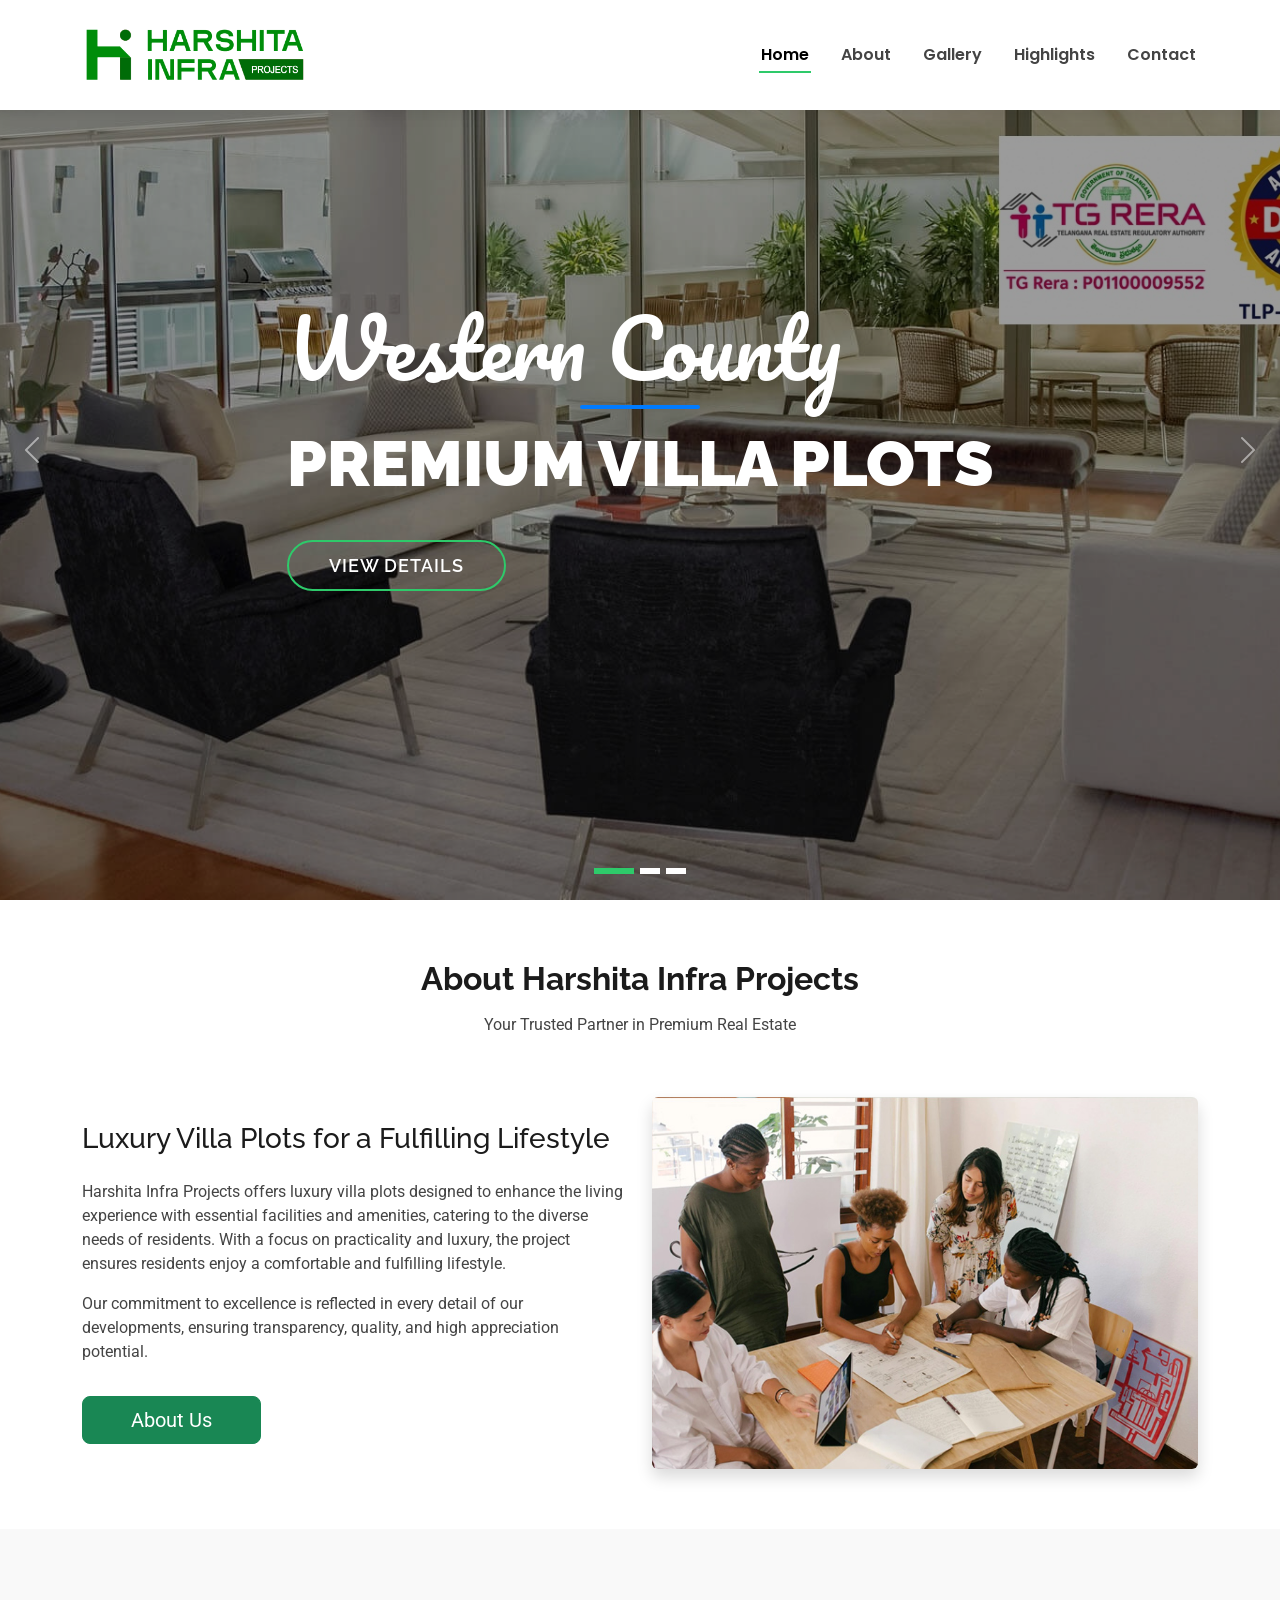
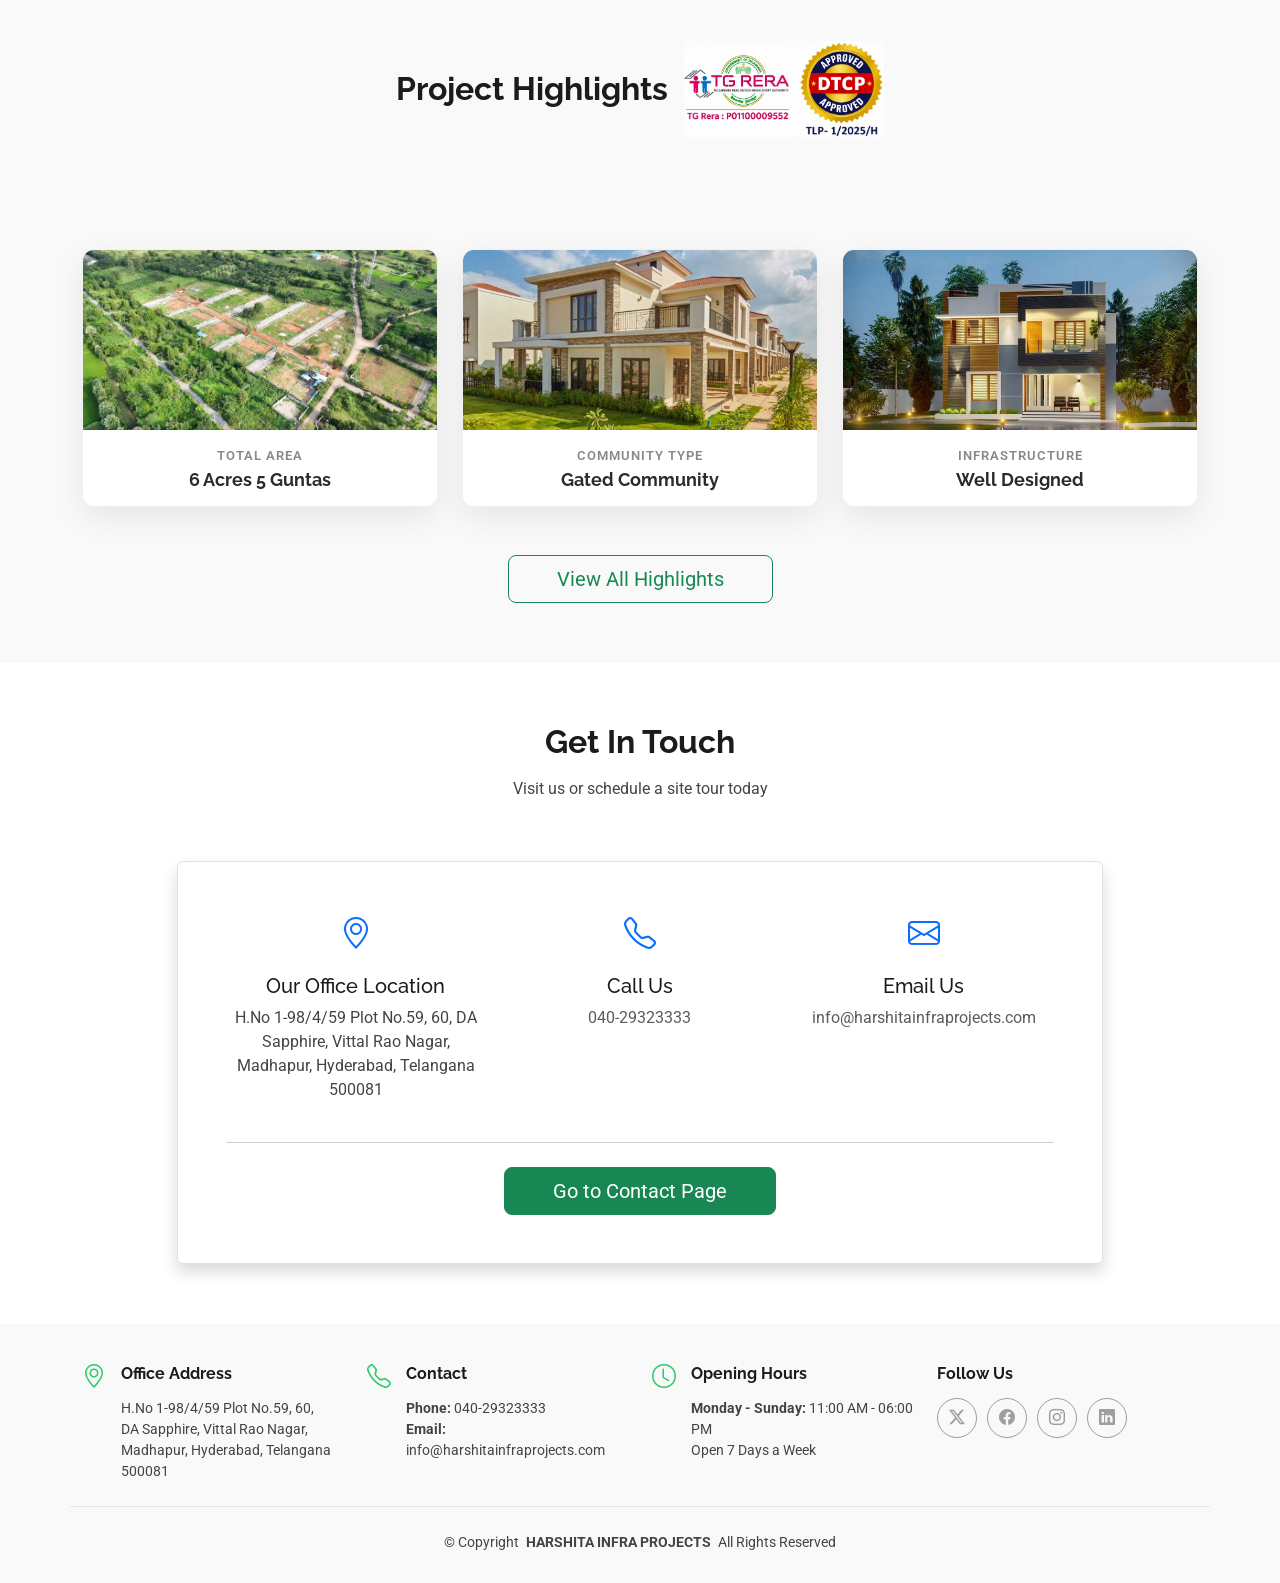
<file: index.html>
<!DOCTYPE html>
<html lang="en">

<head>
  <meta charset="utf-8">
  <meta content="width=device-width, initial-scale=1.0" name="viewport">
  <title>Home - HARSHITA INFRA PROJECTS</title>
  <meta name="description" content="">
  <meta name="keywords" content="">

  <!-- Favicons -->
  <link href="assets/img/logo.png?v=1" rel="icon">
  <link href="assets/img/logo.png?v=1" rel="apple-touch-icon">

  <!-- Fonts -->
  <link href="https://fonts.googleapis.com" rel="preconnect">
  <link href="https://fonts.gstatic.com" rel="preconnect" crossorigin>
  <link
    href="https://fonts.googleapis.com/css2?family=Roboto:ital,wght@0,100;0,300;0,400;0,500;0,700;0,900;1,100;1,300;1,400;1,500;1,700;1,900&family=Poppins:ital,wght@0,100;0,200;0,300;0,400;0,500;0,600;0,700;0,800;0,900;1,100;1,200;1,300;1,400;1,500;1,600;1,700;1,800;1,900&family=Raleway:ital,wght@0,100;0,200;0,300;0,400;0,500;0,600;0,700;0,800;0,900;1,100;1,200;1,300;1,400;1,500;1,600;1,700;1,800;1,900&family=Pacifico&display=swap"
    rel="stylesheet">

  <!-- Vendor CSS Files -->
  <link href="assets/vendor/bootstrap/css/bootstrap.min.css" rel="stylesheet">
  <link href="assets/vendor/bootstrap-icons/bootstrap-icons.css" rel="stylesheet">
  <link href="assets/vendor/aos/aos.css" rel="stylesheet">
  <link href="assets/vendor/fontawesome-free/css/all.min.css" rel="stylesheet">
  <link href="assets/vendor/swiper/swiper-bundle.min.css" rel="stylesheet">

  <!-- Main CSS File -->
  <link href="assets/css/main.css" rel="stylesheet">

  <!-- =======================================================
  * Template Name: EstateAgency
  * Template URL: https://bootstrapmade.com/real-estate-agency-bootstrap-template/
  * Updated: Aug 09 2024 with Bootstrap v5.3.3
  * Author: BootstrapMade.com
  * License: https://bootstrapmade.com/license/
  ======================================================== -->
</head>

<body class="index-page">

  <header id="header" class="header d-flex align-items-center fixed-top">
    <div class="container-fluid container-xl position-relative d-flex align-items-center justify-content-between">

      <a href="index.html" class="logo d-flex align-items-center">
        <img src="assets/img/logo.png" alt="HARSHITA INFRA PROJECTS" style="max-height: 80px;">
        <!-- <h1 class="sitename">Estate<span>Agency</span></h1> -->
      </a>

      <nav id="navmenu" class="navmenu">
        <ul>
          <li><a href="index.html" class="active">Home</a></li>
          <li><a href="about.html">About</a></li>
          <li><a href="gallery.html">Gallery</a></li>
          <li><a href="highlights.html">Highlights</a></li>
          <li><a href="contact.html">Contact</a></li>
        </ul>
        <i class="mobile-nav-toggle d-xl-none bi bi-list"></i>
      </nav>

    </div>
  </header>

  <main class="main">

    <!-- Hero Section -->
    <section id="hero" class="hero section dark-background">

      <div id="hero-carousel" class="carousel slide" data-bs-ride="carousel" data-bs-interval="5000">

        <div class="carousel-item active">
          <img src="assets/img/hero-carousel/hero-carousel-1.jpg" alt="">
          <div class="carousel-container">
            <div>
              <h2 class="accent-title">Western County</h2>
              <div class="hero-divider"></div>
              <h1 class="main-title">PREMIUM VILLA PLOTS</h1>
              <a href="highlights.html" class="btn-get-started">view details</a>
            </div>
          </div>
        </div><!-- End Carousel Item -->

        <div class="carousel-item">
          <img src="assets/img/hero-carousel/hero-carousel-2.jpg" alt="">
          <div class="carousel-container">
            <div>
              <h2 class="accent-title">Western County</h2>
              <div class="hero-divider"></div>
              <h1 class="main-title">PREMIUM VILLA PLOTS</h1>
              <a href="highlights.html" class="btn-get-started">view details</a>
            </div>
          </div>
        </div><!-- End Carousel Item -->

        <div class="carousel-item">
          <img src="assets/img/hero-carousel/hero-carousel-3.jpg" alt="">
          <div class="carousel-container">
            <div>
              <h2 class="accent-title">Western County</h2>
              <div class="hero-divider"></div>
              <h1 class="main-title">PREMIUM VILLA PLOTS</h1>
              <a href="highlights.html" class="btn-get-started">view details</a>
            </div>
          </div>
        </div><!-- End Carousel Item -->

        <a class="carousel-control-prev" href="#hero-carousel" role="button" data-bs-slide="prev">
          <span class="carousel-control-prev-icon bi bi-chevron-left" aria-hidden="true"></span>
        </a>

        <a class="carousel-control-next" href="#hero-carousel" role="button" data-bs-slide="next">
          <span class="carousel-control-next-icon bi bi-chevron-right" aria-hidden="true"></span>
        </a>

        <ol class="carousel-indicators"></ol>

      </div>

    </section><!-- /Hero Section -->

    <!-- About Portal Section -->
    <section id="about-portal" class="about-portal section">
      <div class="container section-title" data-aos="fade-up">
        <h2>About Harshita Infra Projects</h2>
        <p>Your Trusted Partner in Premium Real Estate</p>
      </div>
      <div class="container">
        <div class="row gy-4 align-items-center">
          <div class="col-lg-6" data-aos="fade-up" data-aos-delay="100">
            <h3 class="mb-4">Luxury Villa Plots for a Fulfilling Lifestyle</h3>
            <p>Harshita Infra Projects offers luxury villa plots designed to enhance the living experience with
              essential facilities and amenities, catering to the diverse needs of residents. With a focus on
              practicality and luxury, the project ensures residents enjoy a comfortable and fulfilling lifestyle.</p>
            <p>Our commitment to excellence is reflected in every detail of our developments, ensuring transparency,
              quality, and high appreciation potential.</p>
            <a href="about.html" class="btn btn-success btn-lg mt-3 px-5">About Us</a>
          </div>
          <div class="col-lg-6" data-aos="fade-up" data-aos-delay="200">
            <div class="about-img-box position-relative">
              <img src="assets/img/about/about-company-2.jpg" class="img-fluid rounded shadow"
                alt="About Harshita Infra">
            </div>
          </div>
        </div>
      </div>
    </section>


    <!-- Highlights Portal Section -->
    <section id="highlights-portal" class="highlights-portal section light-background">

      <div class="container section-title" data-aos="fade-up">

        <div class="d-flex align-items-center justify-content-center gap-3">
          <h2 class="mb-0">Project Highlights</h2>

          <img src="assets/img/dtcp_log.png" alt="DTCP Approved"
            style="width: 200px; height: 200px; object-fit: contain;" />
        </div>
      </div>

      <div class="container">
        <div class="row gy-4 mb-5">
          <!-- Total Area -->
          <div class="col-lg-4 col-md-6" data-aos="fade-up" data-aos-delay="100">
            <div class="feature-card highlight-mini">
              <img src="assets/img/projects/total area.jpeg" class="card-img-top" alt="Total Area">
              <div class="card-body p-3">
                <p class="feature-label mb-1">Total Area</p>
                <h5 class="feature-value mb-0">6 Acres 5 Guntas</h5>
              </div>
            </div>
          </div>
          <!-- Community Type -->
          <div class="col-lg-4 col-md-6" data-aos="fade-up" data-aos-delay="200">
            <div class="feature-card highlight-mini">
              <img src="assets/img/projects/gated community.png" class="card-img-top" alt="Community Type">
              <div class="card-body p-3">
                <p class="feature-label mb-1">Community Type</p>
                <h5 class="feature-value mb-0">Gated Community</h5>
              </div>
            </div>
          </div>
          <!-- Infrastructure -->
          <div class="col-lg-4 col-md-6 d-none d-lg-block" data-aos="fade-up" data-aos-delay="300">
            <div class="feature-card highlight-mini">
              <img src="assets/img/projects/well designed.png" class="card-img-top" alt="Infrastructure">
              <div class="card-body p-3">
                <p class="feature-label mb-1">Infrastructure</p>
                <h5 class="feature-value mb-0">Well Designed</h5>
              </div>
            </div>
          </div>
        </div>
        <div class="text-center">
          <a href="highlights.html" class="btn btn-outline-success btn-lg px-5">View All Highlights</a>
        </div>
      </div>
    </section>

    <!-- Contact Portal Section -->
    <section id="contact-portal" class="contact-portal section">
      <div class="container section-title" data-aos="fade-up">
        <h2>Get In Touch</h2>
        <p>Visit us or schedule a site tour today</p>
      </div>
      <div class="container">
        <div class="row justify-content-center">
          <div class="col-lg-10">
            <div class="contact-card p-5 border rounded bg-white shadow text-center" data-aos="zoom-in">
              <div class="row gy-4">
                <div class="col-md-4">
                  <i class="bi bi-geo-alt fs-2 text-primary mb-3 d-block"></i>
                  <h5>Our Office Location</h5>
                  <p>H.No 1-98/4/59 Plot No.59, 60, DA Sapphire, Vittal Rao Nagar, Madhapur, Hyderabad, Telangana 500081
                  </p>
                </div>
                <div class="col-md-4">
                  <i class="bi bi-telephone fs-2 text-primary mb-3 d-block"></i>
                  <h5>Call Us</h5>
                  <p class="text-muted">040-29323333</p>
                </div>
                <div class="col-md-4">
                  <i class="bi bi-envelope fs-2 text-primary mb-3 d-block"></i>
                  <h5>Email Us</h5>
                  <p class="text-muted">info@harshitainfraprojects.com</p>
                </div>
              </div>
              <hr class="my-4">
              <a href="contact.html" class="btn btn-success btn-lg px-5">Go to Contact Page</a>
            </div>
          </div>
        </div>
      </div>
    </section>

  </main>

  <footer id="footer" class="footer light-background">

    <div class="container">
      <div class="row gy-3">
        <div class="col-lg-3 col-md-6 d-flex">
          <i class="bi bi-geo-alt icon"></i>
          <div class="address">
            <h4>Office Address</h4>
            <p>H.No 1-98/4/59 Plot No.59, 60,</p>
            <p>DA Sapphire, Vittal Rao Nagar,</p>
            <p>Madhapur, Hyderabad, Telangana 500081</p>
          </div>

        </div>

        <div class="col-lg-3 col-md-6 d-flex">
          <i class="bi bi-telephone icon"></i>
          <div>
            <h4>Contact</h4>
            <p>
              <strong>Phone:</strong> <span>040-29323333</span><br>
              <strong>Email:</strong> <span>info@harshitainfraprojects.com</span><br>
            </p>
          </div>
        </div>

        <div class="col-lg-3 col-md-6 d-flex">
          <i class="bi bi-clock icon"></i>
          <div>
            <h4>Opening Hours</h4>
            <p>
              <strong>Monday - Sunday:</strong> <span>11:00 AM - 06:00 PM</span><br>
              <span>Open 7 Days a Week</span>
            </p>
          </div>
        </div>

        <div class="col-lg-3 col-md-6">
          <h4>Follow Us</h4>
          <div class="social-links d-flex">
            <a href="#" class="twitter"><i class="bi bi-twitter-x"></i></a>
            <a href="#" class="facebook"><i class="bi bi-facebook"></i></a>
            <a href="#" class="instagram"><i class="bi bi-instagram"></i></a>
            <a href="#" class="linkedin"><i class="bi bi-linkedin"></i></a>
          </div>
        </div>

      </div>
    </div>

    <div class="container copyright text-center mt-4">
      <p>© <span>Copyright</span> <strong class="px-1 sitename">HARSHITA INFRA PROJECTS</strong> <span>All Rights
          Reserved</span>
      </p>
      <div class="credits">
      </div>
    </div>

  </footer>

  <!-- Scroll Top -->
  <a href="#" id="scroll-top" class="scroll-top d-flex align-items-center justify-content-center"><i
      class="bi bi-arrow-up-short"></i></a>

  <!-- Preloader -->
  <div id="preloader"></div>

  <!-- Vendor JS Files -->
  <script src="assets/vendor/bootstrap/js/bootstrap.bundle.min.js"></script>
  <script src="assets/vendor/php-email-form/validate.js"></script>
  <script src="assets/vendor/aos/aos.js"></script>
  <script src="assets/vendor/swiper/swiper-bundle.min.js"></script>
  <script src="assets/vendor/purecounter/purecounter_vanilla.js"></script>

  <!-- Main JS File -->
  <script src="assets/js/main.js"></script>

</body>

</html>
</file>
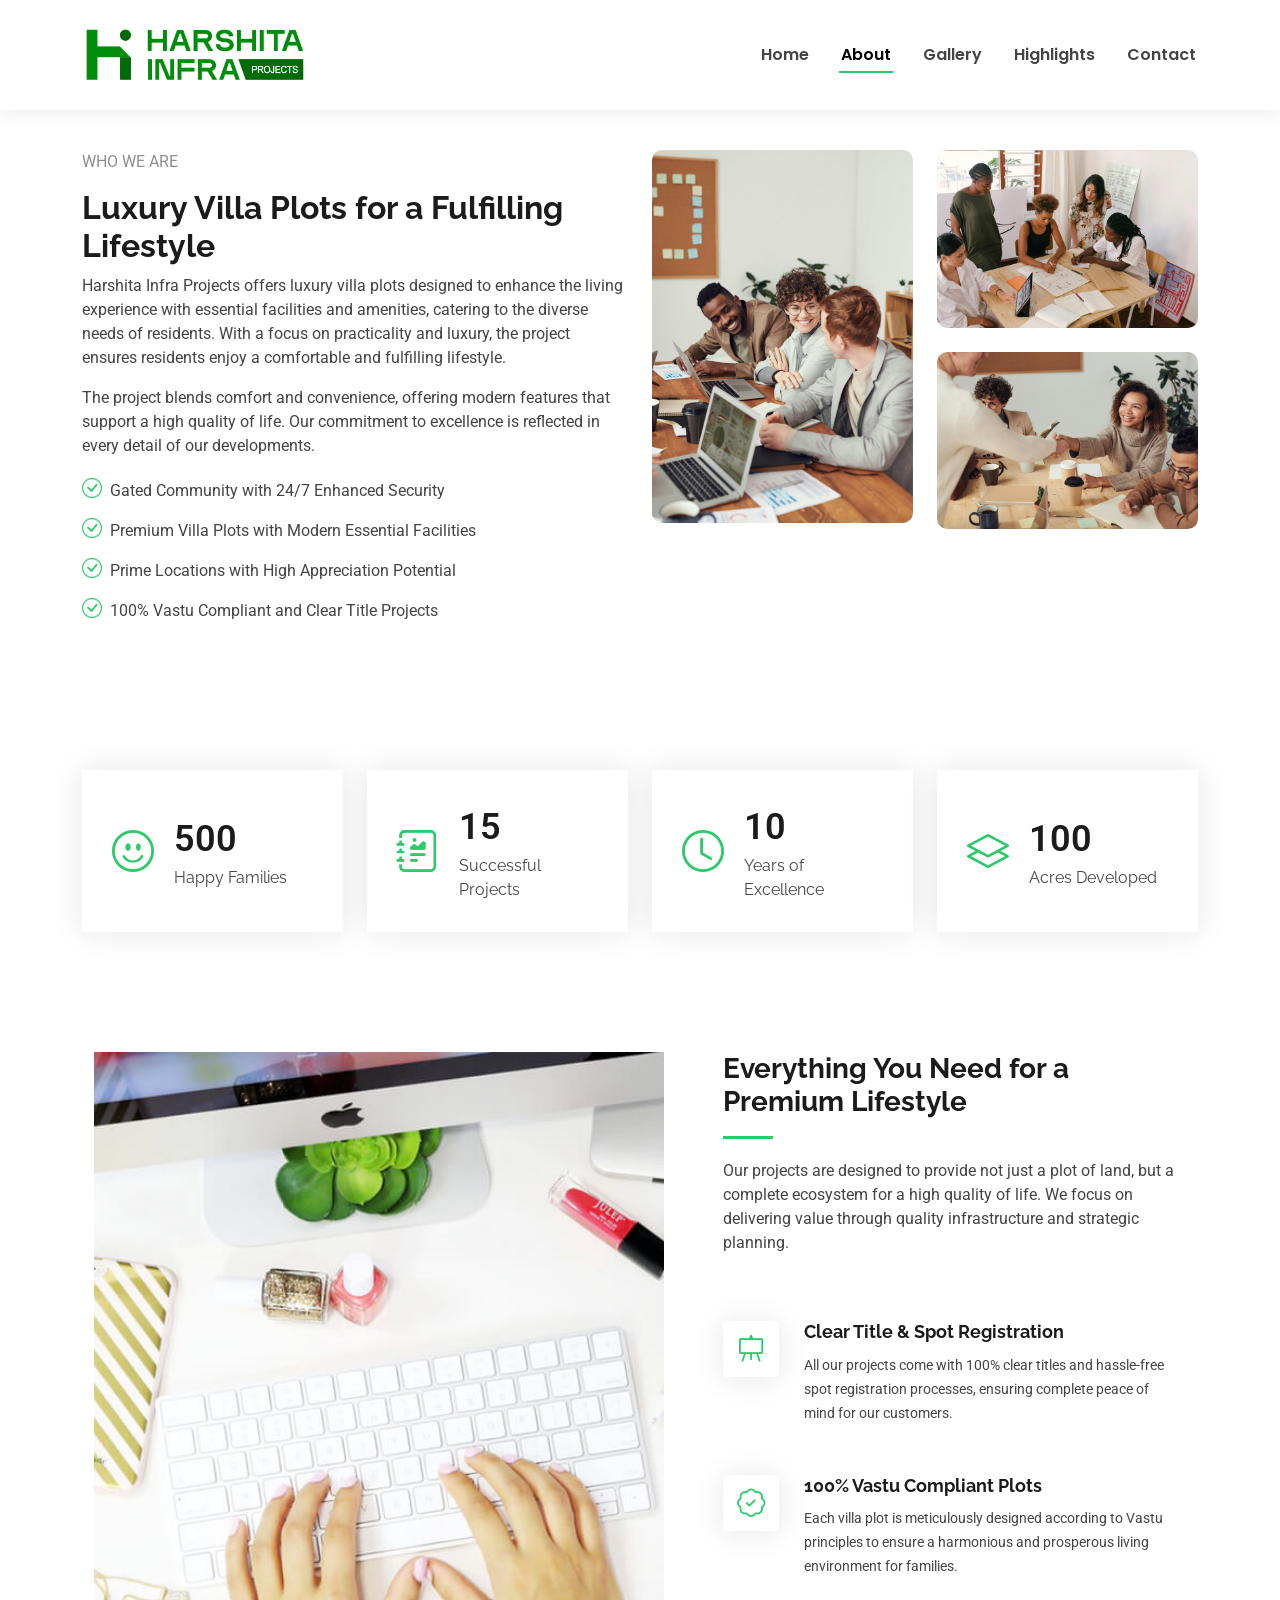
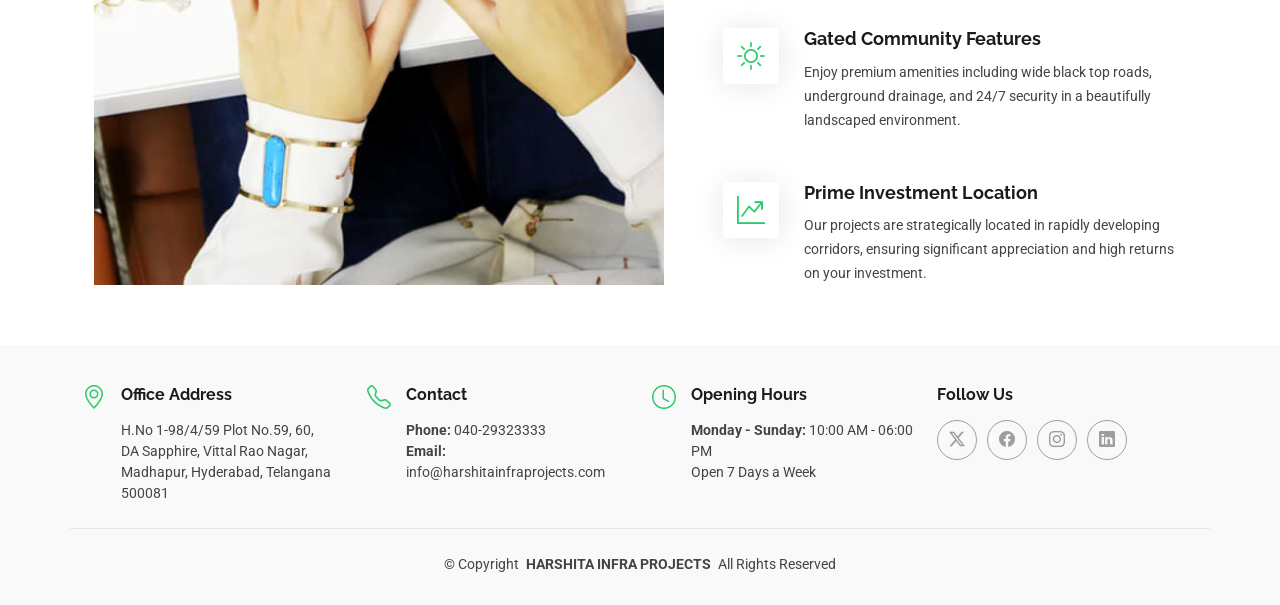
<file: about.html>
<!DOCTYPE html>
<html lang="en">

<head>
  <meta charset="utf-8">
  <meta content="width=device-width, initial-scale=1.0" name="viewport">
  <title>About - HARSHITA INFRA PROJECTS</title>
  <meta name="description" content="">
  <meta name="keywords" content="">

  <!-- Favicons -->
  <link href="assets/img/logo.png?v=1" rel="icon">
  <link href="assets/img/logo.png?v=1" rel="apple-touch-icon">

  <!-- Fonts -->
  <link href="https://fonts.googleapis.com" rel="preconnect">
  <link href="https://fonts.gstatic.com" rel="preconnect" crossorigin>
  <link
    href="https://fonts.googleapis.com/css2?family=Roboto:ital,wght@0,100;0,300;0,400;0,500;0,700;0,900;1,100;1,300;1,400;1,500;1,700;1,900&family=Poppins:ital,wght@0,100;0,200;0,300;0,400;0,500;0,600;0,700;0,800;0,900;1,100;1,200;1,300;1,400;1,500;1,600;1,700;1,800;1,900&family=Raleway:ital,wght@0,100;0,200;0,300;0,400;0,500;0,600;0,700;0,800;0,900;1,100;1,200;1,300;1,400;1,500;1,600;1,700;1,800;1,900&display=swap"
    rel="stylesheet">

  <!-- Vendor CSS Files -->
  <link href="assets/vendor/bootstrap/css/bootstrap.min.css" rel="stylesheet">
  <link href="assets/vendor/bootstrap-icons/bootstrap-icons.css" rel="stylesheet">
  <link href="assets/vendor/aos/aos.css" rel="stylesheet">
  <link href="assets/vendor/fontawesome-free/css/all.min.css" rel="stylesheet">
  <link href="assets/vendor/swiper/swiper-bundle.min.css" rel="stylesheet">

  <!-- Main CSS File -->
  <link href="assets/css/main.css" rel="stylesheet">

  <!-- =======================================================
  * Template Name: EstateAgency
  * Template URL: https://bootstrapmade.com/real-estate-agency-bootstrap-template/
  * Updated: Aug 09 2024 with Bootstrap v5.3.3
  * Author: BootstrapMade.com
  * License: https://bootstrapmade.com/license/
  ======================================================== -->
</head>

<body class="about-page">

  <header id="header" class="header d-flex align-items-center fixed-top">
    <div class="container-fluid container-xl position-relative d-flex align-items-center justify-content-between">

      <a href="index.html" class="logo d-flex align-items-center">
        <img src="assets/img/logo.png" alt="HARSHITA INFRA PROJECTS" style="max-height: 80px;">
        <!-- <h1 class="sitename">Estate<span>Agency</span></h1> -->
      </a>

      <nav id="navmenu" class="navmenu">
        <ul>
          <li><a href="index.html">Home</a></li>
          <li><a href="about.html" class="active">About</a></li>
          <li><a href="gallery.html">Gallery</a></li>
          <li><a href="highlights.html">Highlights</a></li>
          <li><a href="contact.html">Contact</a></li>
        </ul>
        <i class="mobile-nav-toggle d-xl-none bi bi-list"></i>
      </nav>

    </div>
  </header>

  <main class="main" style="padding-top: 90px;">


    <!-- About Section -->
    <section id="about" class="about section">

      <div class="container">

        <div class="row gy-4">

          <div class="col-lg-6 content" data-aos="fade-up" data-aos-delay="100">
            <p class="who-we-are">Who We Are</p>
            <h3>Luxury Villa Plots for a Fulfilling Lifestyle</h3>
            <p>
              Harshita Infra Projects offers luxury villa plots designed to enhance the living experience with essential
              facilities and amenities, catering to the diverse needs of residents. With a focus on practicality and
              luxury, the project ensures residents enjoy a comfortable and fulfilling lifestyle.
            </p>
            <p>
              The project blends comfort and convenience, offering modern features that support a high quality of life.
              Our commitment to excellence is reflected in every detail of our developments.
            </p>
            <ul>
              <li><i class="bi bi-check-circle"></i> <span>Gated Community with 24/7 Enhanced Security</span></li>
              <li><i class="bi bi-check-circle"></i> <span>Premium Villa Plots with Modern Essential Facilities</span>
              </li>
              <li><i class="bi bi-check-circle"></i> <span>Prime Locations with High Appreciation Potential</span></li>
              <li><i class="bi bi-check-circle"></i> <span>100% Vastu Compliant and Clear Title Projects</span></li>
            </ul>
          </div>

          <div class="col-lg-6 about-images" data-aos="fade-up" data-aos-delay="200">
            <div class="row gy-4">
              <div class="col-lg-6">
                <img src="assets/img/about/about-company-1.jpg" class="img-fluid" alt="">
              </div>
              <div class="col-lg-6">
                <div class="row gy-4">
                  <div class="col-lg-12">
                    <img src="assets/img/about/about-company-2.jpg" class="img-fluid" alt="">
                  </div>
                  <div class="col-lg-12">
                    <img src="assets/img/about/about-company-3.jpg" class="img-fluid" alt="">
                  </div>
                </div>
              </div>
            </div>

          </div>

        </div>

      </div>
    </section><!-- /About Section -->

    <!-- Stats Section -->
    <section id="stats" class="stats section">

      <div class="container" data-aos="fade-up" data-aos-delay="100">

        <div class="row gy-4">

          <div class="col-lg-3 col-md-6">
            <div class="stats-item d-flex align-items-center w-100 h-100">
              <i class="bi bi-emoji-smile color-blue flex-shrink-0"></i>
              <div>
                <span data-purecounter-start="0" data-purecounter-end="500" data-purecounter-duration="1"
                  class="purecounter"></span>
                <p>Happy Families</p>
              </div>
            </div>
          </div><!-- End Stats Item -->

          <div class="col-lg-3 col-md-6">
            <div class="stats-item d-flex align-items-center w-100 h-100">
              <i class="bi bi-journal-richtext color-orange flex-shrink-0"></i>
              <div>
                <span data-purecounter-start="0" data-purecounter-end="15" data-purecounter-duration="1"
                  class="purecounter"></span>
                <p>Successful Projects</p>
              </div>
            </div>
          </div><!-- End Stats Item -->

          <div class="col-lg-3 col-md-6">
            <div class="stats-item d-flex align-items-center w-100 h-100">
              <i class="bi bi-clock color-green flex-shrink-0"></i>
              <div>
                <span data-purecounter-start="0" data-purecounter-end="10" data-purecounter-duration="1"
                  class="purecounter"></span>
                <p>Years of Excellence</p>
              </div>
            </div>
          </div><!-- End Stats Item -->

          <div class="col-lg-3 col-md-6">
            <div class="stats-item d-flex align-items-center w-100 h-100">
              <i class="bi bi-layers color-pink flex-shrink-0"></i>
              <div>
                <span data-purecounter-start="0" data-purecounter-end="100" data-purecounter-duration="1"
                  class="purecounter"></span>
                <p>Acres Developed</p>
              </div>
            </div>
          </div><!-- End Stats Item -->

        </div>

      </div>

    </section><!-- /Stats Section -->

    <!-- Features Section -->
    <section id="features" class="features section">

      <div class="container">

        <div class="row justify-content-around gy-4">
          <div class="features-image col-lg-6" data-aos="fade-up" data-aos-delay="100"><img
              src="assets/img/features-bg.jpg" alt=""></div>

          <div class="col-lg-5 d-flex flex-column justify-content-center" data-aos="fade-up" data-aos-delay="200">
            <h3>Everything You Need for a Premium Lifestyle</h3>
            <p>Our projects are designed to provide not just a plot of land, but a complete ecosystem for a high quality
              of life. We focus on delivering value through quality infrastructure and strategic planning.</p>

            <div class="icon-box d-flex position-relative" data-aos="fade-up" data-aos-delay="300">
              <i class="bi bi-easel flex-shrink-0"></i>
              <div>
                <h4><a href="" class="stretched-link">Clear Title & Spot Registration</a></h4>
                <p>All our projects come with 100% clear titles and hassle-free spot registration processes, ensuring
                  complete peace of mind for our customers.</p>
              </div>
            </div><!-- End Icon Box -->

            <div class="icon-box d-flex position-relative" data-aos="fade-up" data-aos-delay="400">
              <i class="bi bi-patch-check flex-shrink-0"></i>
              <div>
                <h4><a href="" class="stretched-link">100% Vastu Compliant Plots</a></h4>
                <p>Each villa plot is meticulously designed according to Vastu principles to ensure a harmonious and
                  prosperous living environment for families.</p>
              </div>
            </div><!-- End Icon Box -->

            <div class="icon-box d-flex position-relative" data-aos="fade-up" data-aos-delay="500">
              <i class="bi bi-brightness-high flex-shrink-0"></i>
              <div>
                <h4><a href="" class="stretched-link">Gated Community Features</a></h4>
                <p>Enjoy premium amenities including wide black top roads, underground drainage, and 24/7 security in a
                  beautifully landscaped environment.</p>
              </div>
            </div><!-- End Icon Box -->

            <div class="icon-box d-flex position-relative" data-aos="fade-up" data-aos-delay="600">
              <i class="bi bi-graph-up-arrow flex-shrink-0"></i>
              <div>
                <h4><a href="" class="stretched-link">Prime Investment Location</a></h4>
                <p>Our projects are strategically located in rapidly developing corridors, ensuring significant
                  appreciation and high returns on your investment.</p>
              </div>
            </div><!-- End Icon Box -->

          </div>
        </div>

      </div>

    </section><!-- /Features Section -->

  </main>

  <footer id="footer" class="footer light-background">

    <div class="container">
      <div class="row gy-3">
        <div class="col-lg-3 col-md-6 d-flex">
          <i class="bi bi-geo-alt icon"></i>
          <div class="address">
            <h4>Office Address</h4>
            <p>H.No 1-98/4/59 Plot No.59, 60,</p>
            <p>DA Sapphire, Vittal Rao Nagar,</p>
            <p>Madhapur, Hyderabad, Telangana 500081</p>
          </div>

        </div>

        <div class="col-lg-3 col-md-6 d-flex">
          <i class="bi bi-telephone icon"></i>
          <div>
            <h4>Contact</h4>
            <p>
              <strong>Phone:</strong> <span>040-29323333</span><br>
              <strong>Email:</strong> <span>info@harshitainfraprojects.com</span><br>
            </p>
          </div>
        </div>

        <div class="col-lg-3 col-md-6 d-flex">
          <i class="bi bi-clock icon"></i>
          <div>
            <h4>Opening Hours</h4>
            <p>
              <strong>Monday - Sunday:</strong> <span>10:00 AM - 06:00 PM</span><br>
              <span>Open 7 Days a Week</span>
            </p>
          </div>
        </div>

        <div class="col-lg-3 col-md-6">
          <h4>Follow Us</h4>
          <div class="social-links d-flex">
            <a href="#" class="twitter"><i class="bi bi-twitter-x"></i></a>
            <a href="#" class="facebook"><i class="bi bi-facebook"></i></a>
            <a href="#" class="instagram"><i class="bi bi-instagram"></i></a>
            <a href="#" class="linkedin"><i class="bi bi-linkedin"></i></a>
          </div>
        </div>

      </div>
    </div>

    <div class="container copyright text-center mt-4">
      <p>© <span>Copyright</span> <strong class="px-1 sitename">HARSHITA INFRA PROJECTS</strong> <span>All Rights Reserved</span>
      </p>
      <div class="credits">
      </div>
    </div>

  </footer>

  <!-- Scroll Top -->
  <a href="#" id="scroll-top" class="scroll-top d-flex align-items-center justify-content-center"><i
      class="bi bi-arrow-up-short"></i></a>

  <!-- Preloader -->
  <div id="preloader"></div>

  <!-- Vendor JS Files -->
  <script src="assets/vendor/bootstrap/js/bootstrap.bundle.min.js"></script>
  <script src="assets/vendor/php-email-form/validate.js"></script>
  <script src="assets/vendor/aos/aos.js"></script>
  <script src="assets/vendor/swiper/swiper-bundle.min.js"></script>
  <script src="assets/vendor/purecounter/purecounter_vanilla.js"></script>

  <!-- Main JS File -->
  <script src="assets/js/main.js"></script>

</body>

</html>
</file>
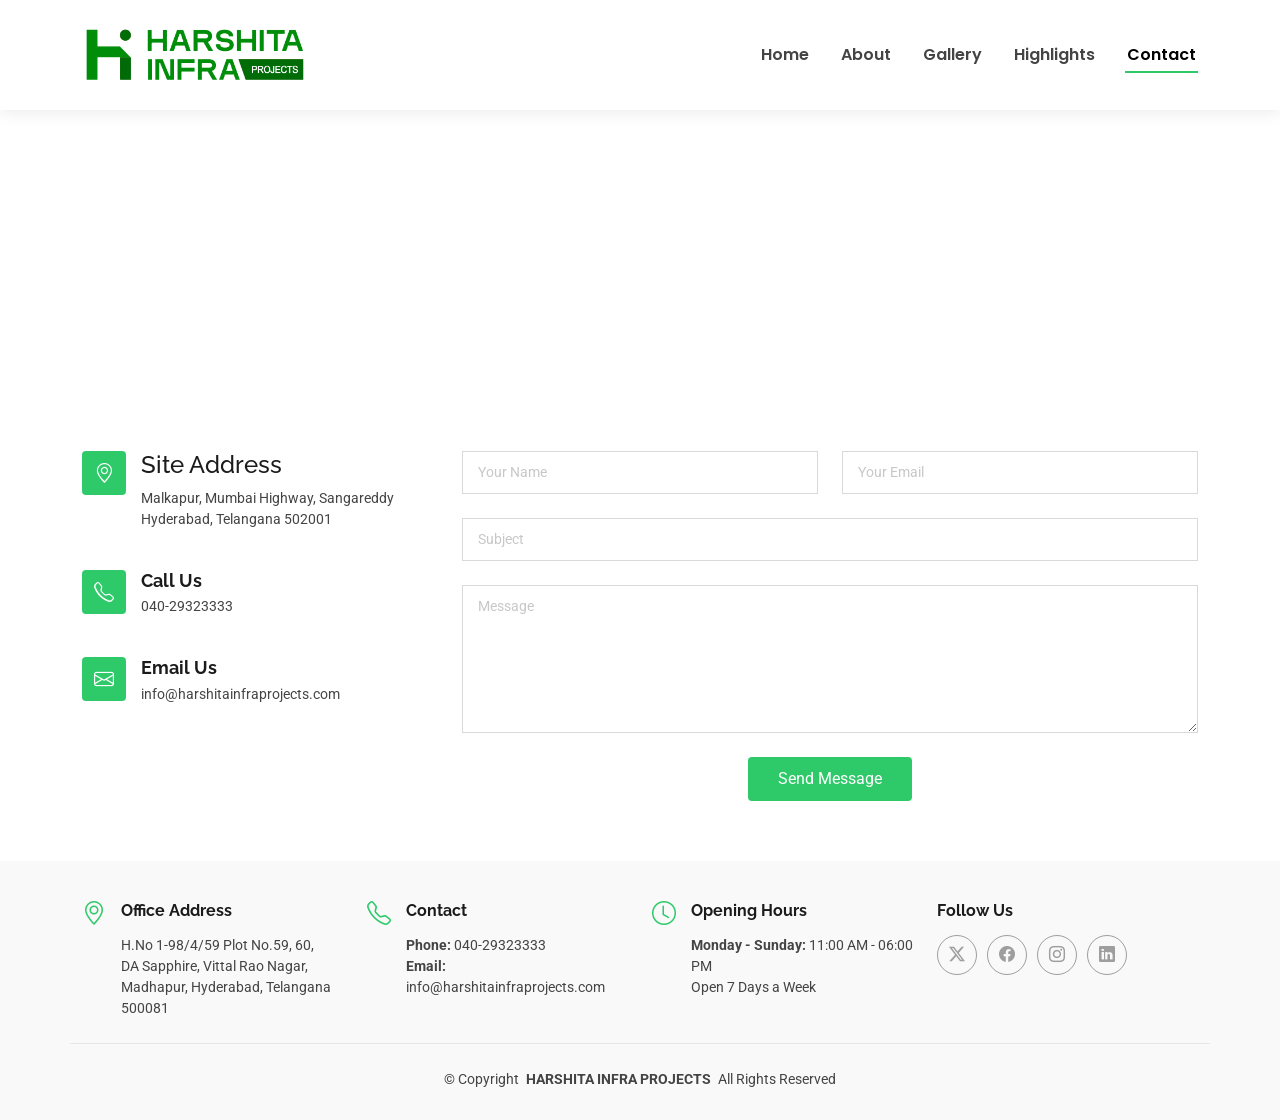
<file: contact.html>
<!DOCTYPE html>
<html lang="en">

<head>
  <meta charset="utf-8">
  <meta content="width=device-width, initial-scale=1.0" name="viewport">
  <title>Contact - HARSHITA INFRA PROJECTS</title>
  <meta name="description" content="">
  <meta name="keywords" content="">

  <!-- Favicons -->
  <link href="assets/img/logo.png?v=1" rel="icon">
  <link href="assets/img/logo.png?v=1" rel="apple-touch-icon">

  <!-- Fonts -->
  <link href="https://fonts.googleapis.com" rel="preconnect">
  <link href="https://fonts.gstatic.com" rel="preconnect" crossorigin>
  <link
    href="https://fonts.googleapis.com/css2?family=Roboto:ital,wght@0,100;0,300;0,400;0,500;0,700;0,900;1,100;1,300;1,400;1,500;1,700;1,900&family=Poppins:ital,wght@0,100;0,200;0,300;0,400;0,500;0,600;0,700;0,800;0,900;1,100;1,200;1,300;1,400;1,500;1,600;1,700;1,800;1,900&family=Raleway:ital,wght@0,100;0,200;0,300;0,400;0,500;0,600;0,700;0,800;0,900;1,100;1,200;1,300;1,400;1,500;1,600;1,700;1,800;1,900&display=swap"
    rel="stylesheet">

  <!-- Vendor CSS Files -->
  <link href="assets/vendor/bootstrap/css/bootstrap.min.css" rel="stylesheet">
  <link href="assets/vendor/bootstrap-icons/bootstrap-icons.css" rel="stylesheet">
  <link href="assets/vendor/aos/aos.css" rel="stylesheet">
  <link href="assets/vendor/fontawesome-free/css/all.min.css" rel="stylesheet">
  <link href="assets/vendor/swiper/swiper-bundle.min.css" rel="stylesheet">

  <!-- Main CSS File -->
  <link href="assets/css/main.css" rel="stylesheet">

  <!-- =======================================================
  * Template Name: EstateAgency
  * Template URL: https://bootstrapmade.com/real-estate-agency-bootstrap-template/
  * Updated: Aug 09 2024 with Bootstrap v5.3.3
  * Author: BootstrapMade.com
  * License: https://bootstrapmade.com/license/
  ======================================================== -->
</head>

<body class="contact-page">

  <header id="header" class="header d-flex align-items-center fixed-top">
    <div class="container-fluid container-xl position-relative d-flex align-items-center justify-content-between">

      <a href="index.html" class="logo d-flex align-items-center">
        <img src="assets/img/logo.png" alt="HARSHITA INFRA PROJECTS" style="max-height: 80px;">
        <!-- <h1 class="sitename">Estate<span>Agency</span></h1> -->
      </a>

      <nav id="navmenu" class="navmenu">
        <ul>
          <li><a href="index.html">Home</a></li>
          <li><a href="about.html">About</a></li>
          <li><a href="gallery.html">Gallery</a></li>
          <li><a href="highlights.html">Highlights</a></li>
          <li><a href="contact.html" class="active">Contact</a></li>
        </ul>
        <i class="mobile-nav-toggle d-xl-none bi bi-list"></i>
      </nav>

    </div>
  </header>

  <main class="main" style="padding-top: 90px;">


    <!-- Contact Section -->
    <section id="contact" class="contact section">

      <div class="container" data-aos="fade-up" data-aos-delay="100">

        <div class="mb-4" data-aos="fade-up" data-aos-delay="200">
          <iframe style="border:0; width: 100%; height: 270px;"
            src="https://maps.google.com/maps?q=Western+County+Malkapur+Sangareddy+Telangana+502001&t=&z=13&ie=UTF8&iwloc=&output=embed"
            frameborder="0" allowfullscreen="" loading="lazy" referrerpolicy="no-referrer-when-downgrade"></iframe>
        </div><!-- End Google Maps -->

        <div class="row gy-4">

          <div class="col-lg-4">
            <div class="info-item d-flex" data-aos="fade-up" data-aos-delay="300">
              <i class="bi bi-geo-alt flex-shrink-0"></i>
              <div>
                <h4>Site Address</h4>
                <p>Malkapur, Mumbai Highway, Sangareddy</p>
                <p>Hyderabad, Telangana 502001</p>
              </div>
            </div><!-- End Info Item -->

            <div class="info-item d-flex" data-aos="fade-up" data-aos-delay="400">
              <i class="bi bi-telephone flex-shrink-0"></i>
              <div>
                <h3>Call Us</h3>
                <p>040-29323333</p>
              </div>
            </div><!-- End Info Item -->

            <div class="info-item d-flex" data-aos="fade-up" data-aos-delay="500">
              <i class="bi bi-envelope flex-shrink-0"></i>
              <div>
                <h3>Email Us</h3>
                <p>info@harshitainfraprojects.com</p>
              </div>
            </div><!-- End Info Item -->

          </div>

          <div class="col-lg-8">
            <form action="forms/contact.php" method="post" class="php-email-form" data-aos="fade-up"
              data-aos-delay="200">
              <div class="row gy-4">

                <div class="col-md-6">
                  <input type="text" name="name" class="form-control" placeholder="Your Name" required="">
                </div>

                <div class="col-md-6 ">
                  <input type="email" class="form-control" name="email" placeholder="Your Email" required="">
                </div>

                <div class="col-md-12">
                  <input type="text" class="form-control" name="subject" placeholder="Subject" required="">
                </div>

                <div class="col-md-12">
                  <textarea class="form-control" name="message" rows="6" placeholder="Message" required=""></textarea>
                </div>

                <div class="col-md-12 text-center">
                  <div class="loading">Loading</div>
                  <div class="error-message"></div>
                  <div class="sent-message">Your message has been sent. Thank you!</div>

                  <button type="submit">Send Message</button>
                </div>

              </div>
            </form>
          </div><!-- End Contact Form -->

        </div>

      </div>

    </section><!-- /Contact Section -->

  </main>

  <footer id="footer" class="footer light-background">

    <div class="container">
      <div class="row gy-3">
        <div class="col-lg-3 col-md-6 d-flex">
          <i class="bi bi-geo-alt icon"></i>
          <div class="address">
            <h4>Office Address</h4>
            <p>H.No 1-98/4/59 Plot No.59, 60,</p>
            <p>DA Sapphire, Vittal Rao Nagar,</p>
            <p>Madhapur, Hyderabad, Telangana 500081</p>
          </div>

        </div>

        <div class="col-lg-3 col-md-6 d-flex">
          <i class="bi bi-telephone icon"></i>
          <div>
            <h4>Contact</h4>
            <p>
              <strong>Phone:</strong> <span>040-29323333</span><br>
              <strong>Email:</strong> <span>info@harshitainfraprojects.com</span><br>
            </p>
          </div>
        </div>

        <div class="col-lg-3 col-md-6 d-flex">
          <i class="bi bi-clock icon"></i>
          <div>
            <h4>Opening Hours</h4>
            <p>
              <strong>Monday - Sunday:</strong> <span>11:00 AM - 06:00 PM</span><br>
              <span>Open 7 Days a Week</span>
            </p>
          </div>
        </div>

        <div class="col-lg-3 col-md-6">
          <h4>Follow Us</h4>
          <div class="social-links d-flex">
            <a href="#" class="twitter"><i class="bi bi-twitter-x"></i></a>
            <a href="#" class="facebook"><i class="bi bi-facebook"></i></a>
            <a href="#" class="instagram"><i class="bi bi-instagram"></i></a>
            <a href="#" class="linkedin"><i class="bi bi-linkedin"></i></a>
          </div>
        </div>

      </div>
    </div>

    <div class="container copyright text-center mt-4">
      <p>© <span>Copyright</span> <strong class="px-1 sitename">HARSHITA INFRA PROJECTS</strong> <span>All Rights Reserved</span>
      </p>
      <div class="credits">
      </div>
    </div>

  </footer>

  <!-- Scroll Top -->
  <a href="#" id="scroll-top" class="scroll-top d-flex align-items-center justify-content-center"><i
      class="bi bi-arrow-up-short"></i></a>

  <!-- Preloader -->
  <div id="preloader"></div>

  <!-- Vendor JS Files -->
  <script src="assets/vendor/bootstrap/js/bootstrap.bundle.min.js"></script>
  <script src="assets/vendor/php-email-form/validate.js"></script>
  <script src="assets/vendor/aos/aos.js"></script>
  <script src="assets/vendor/swiper/swiper-bundle.min.js"></script>
  <script src="assets/vendor/purecounter/purecounter_vanilla.js"></script>

  <!-- Main JS File -->
  <script src="assets/js/main.js"></script>

</body>

</html>
</file>
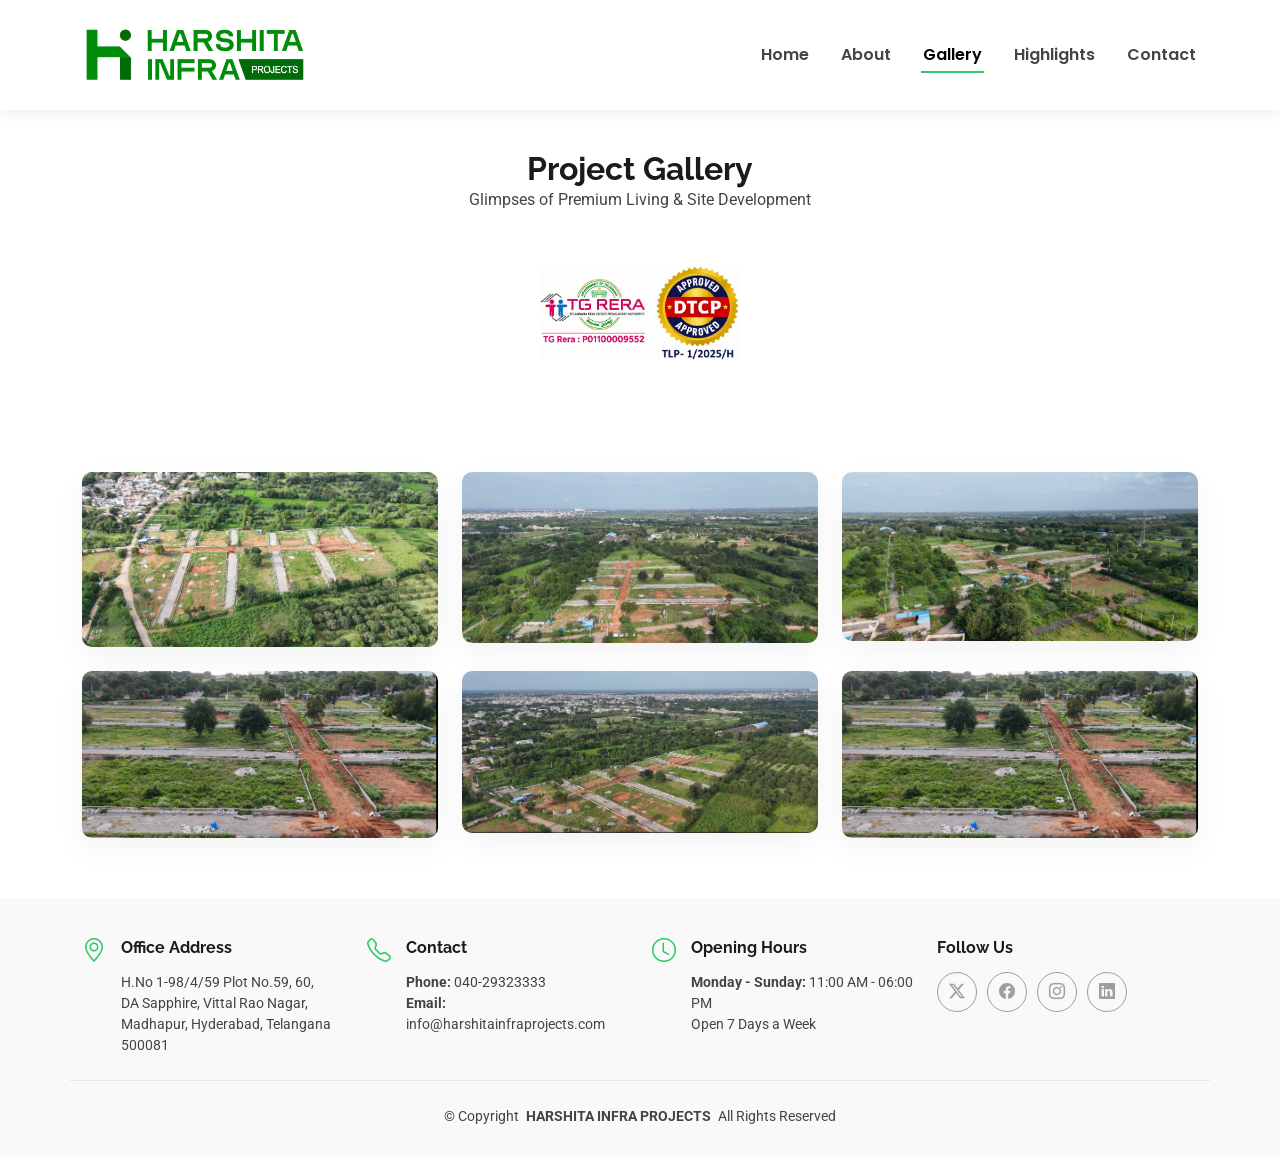
<file: gallery.html>
<!DOCTYPE html>
<html lang="en">

<head>
  <meta charset="utf-8">
  <meta content="width=device-width, initial-scale=1.0" name="viewport">
  <title>Gallery - HARSHITA INFRA PROJECTS</title>
  <meta name="description" content="">
  <meta name="keywords" content="">

  <!-- Favicons -->
  <link href="assets/img/logo.png?v=1" rel="icon">
  <link href="assets/img/logo.png?v=1" rel="apple-touch-icon">

  <!-- Fonts -->
  <link href="https://fonts.googleapis.com" rel="preconnect">
  <link href="https://fonts.gstatic.com" rel="preconnect" crossorigin>
  <link
    href="https://fonts.googleapis.com/css2?family=Roboto:ital,wght@0,100;0,300;0,400;0,500;0,700;0,900;1,100;1,300;1,400;1,500;1,700;1,900&family=Poppins:ital,wght@0,100;0,200;0,300;0,400;0,500;0,600;0,700;0,800;0,900;1,100;1,200;1,300;1,400;1,500;1,600;1,700;1,800;1,900&family=Raleway:ital,wght@0,100;0,200;0,300;0,400;0,500;0,600;0,700;0,800;0,900;1,100;1,200;1,300;1,400;1,500;1,600;1,700;1,800;1,900&display=swap"
    rel="stylesheet">

  <!-- Vendor CSS Files -->
  <link href="assets/vendor/bootstrap/css/bootstrap.min.css" rel="stylesheet">
  <link href="assets/vendor/bootstrap-icons/bootstrap-icons.css" rel="stylesheet">
  <link href="assets/vendor/aos/aos.css" rel="stylesheet">
  <link href="assets/vendor/fontawesome-free/css/all.min.css" rel="stylesheet">
  <link href="assets/vendor/swiper/swiper-bundle.min.css" rel="stylesheet">

  <!-- Main CSS File -->
  <link href="assets/css/main.css" rel="stylesheet">

  <!-- =======================================================
  * Template Name: EstateAgency
  * Template URL: https://bootstrapmade.com/real-estate-agency-bootstrap-template/
  * Updated: Aug 09 2024 with Bootstrap v5.3.3
  * Author: BootstrapMade.com
  * License: https://bootstrapmade.com/license/
  ======================================================== -->
</head>

<body class="gallery-page">

  <header id="header" class="header d-flex align-items-center fixed-top">
    <div class="container-fluid container-xl position-relative d-flex align-items-center justify-content-between">

      <a href="index.html" class="logo d-flex align-items-center">
        <img src="assets/img/logo.png" alt="HARSHITA INFRA PROJECTS" style="max-height: 80px;">
        <!-- <h1 class="sitename">Estate<span>Agency</span></h1> -->
      </a>

      <nav id="navmenu" class="navmenu">
        <ul>
          <li><a href="index.html">Home</a></li>
          <li><a href="about.html">About</a></li>
          <li><a href="gallery.html" class="active">Gallery</a></li>
          <li><a href="highlights.html">Highlights</a></li>
          <li><a href="contact.html">Contact</a></li>
        </ul>
        <i class="mobile-nav-toggle d-xl-none bi bi-list"></i>
      </nav>

    </div>
  </header>

  <main class="main" style="padding-top: 90px;">


    <!-- Gallery Section -->
    <section id="gallery" class="gallery section">

      <!-- Section Title -->
      <div class="container section-title" data-aos="fade-up">
        <div class="align-items-center justify-content-center gap-3">
          <h2 class="mb-0">Project Gallery</h2>
          <p>Glimpses of Premium Living & Site Development</p>

          <img src="assets/img/dtcp_log.png" alt="DTCP Approved"
            style="width: 200px; height: 200px; object-fit: contain;" />
        </div>
      </div><!-- End Section Title -->

      <div class="container" data-aos="fade-up" data-aos-delay="100">

        <div class="row gy-4">

          <div class="col-lg-4 col-md-6">
            <div class="gallery-item">
              <img src="assets/img/gallery/1.jpeg" alt="Gallery Image 1" class="img-fluid">
            </div>
          </div><!-- End Gallery Item -->

          <div class="col-lg-4 col-md-6">
            <div class="gallery-item">
              <img src="assets/img/gallery/2.jpeg" alt="Gallery Image 2" class="img-fluid">
            </div>
          </div><!-- End Gallery Item -->

          <div class="col-lg-4 col-md-6">
            <div class="gallery-item">
              <img src="assets/img/gallery/3.jpeg" alt="Gallery Image 3" class="img-fluid">
            </div>
          </div><!-- End Gallery Item -->

          <div class="col-lg-4 col-md-6">
            <div class="gallery-item">
              <img src="assets/img/gallery/4.jpeg" alt="Gallery Image 4" class="img-fluid">
            </div>
          </div><!-- End Gallery Item -->

          <div class="col-lg-4 col-md-6">
            <div class="gallery-item">
              <img src="assets/img/gallery/5.jpeg" alt="Gallery Image 5" class="img-fluid">
            </div>
          </div><!-- End Gallery Item -->

          <div class="col-lg-4 col-md-6">
            <div class="gallery-item">
              <img src="assets/img/gallery/7.jpeg" alt="Gallery Image 7" class="img-fluid">
            </div>
          </div><!-- End Gallery Item -->

        </div>
      </div>

    </section><!-- /Gallery Section -->

  </main>

  <footer id="footer" class="footer light-background">

    <div class="container">
      <div class="row gy-3">
        <div class="col-lg-3 col-md-6 d-flex">
          <i class="bi bi-geo-alt icon"></i>
          <div class="address">
            <h4>Office Address</h4>
            <p>H.No 1-98/4/59 Plot No.59, 60,</p>
            <p>DA Sapphire, Vittal Rao Nagar,</p>
            <p>Madhapur, Hyderabad, Telangana 500081</p>
          </div>

        </div>

        <div class="col-lg-3 col-md-6 d-flex">
          <i class="bi bi-telephone icon"></i>
          <div>
            <h4>Contact</h4>
            <p>
              <strong>Phone:</strong> <span>040-29323333</span><br>
              <strong>Email:</strong> <span>info@harshitainfraprojects.com</span><br>
            </p>
          </div>
        </div>

        <div class="col-lg-3 col-md-6 d-flex">
          <i class="bi bi-clock icon"></i>
          <div>
            <h4>Opening Hours</h4>
            <p>
              <strong>Monday - Sunday:</strong> <span>11:00 AM - 06:00 PM</span><br>
              <span>Open 7 Days a Week</span>
            </p>
          </div>
        </div>

        <div class="col-lg-3 col-md-6">
          <h4>Follow Us</h4>
          <div class="social-links d-flex">
            <a href="#" class="twitter"><i class="bi bi-twitter-x"></i></a>
            <a href="#" class="facebook"><i class="bi bi-facebook"></i></a>
            <a href="#" class="instagram"><i class="bi bi-instagram"></i></a>
            <a href="#" class="linkedin"><i class="bi bi-linkedin"></i></a>
          </div>
        </div>

      </div>
    </div>

    <div class="container copyright text-center mt-4">
      <p>© <span>Copyright</span> <strong class="px-1 sitename">HARSHITA INFRA PROJECTS</strong> <span>All Rights
          Reserved</span>
      </p>
      <div class="credits">
      </div>
    </div>

  </footer>

  <!-- Scroll Top -->
  <a href="#" id="scroll-top" class="scroll-top d-flex align-items-center justify-content-center"><i
      class="bi bi-arrow-up-short"></i></a>

  <!-- Preloader -->
  <div id="preloader"></div>

  <!-- Vendor JS Files -->
  <script src="assets/vendor/bootstrap/js/bootstrap.bundle.min.js"></script>
  <script src="assets/vendor/php-email-form/validate.js"></script>
  <script src="assets/vendor/aos/aos.js"></script>
  <script src="assets/vendor/swiper/swiper-bundle.min.js"></script>
  <script src="assets/vendor/purecounter/purecounter_vanilla.js"></script>

  <!-- Main JS File -->
  <script src="assets/js/main.js"></script>

</body>

</html>
</file>
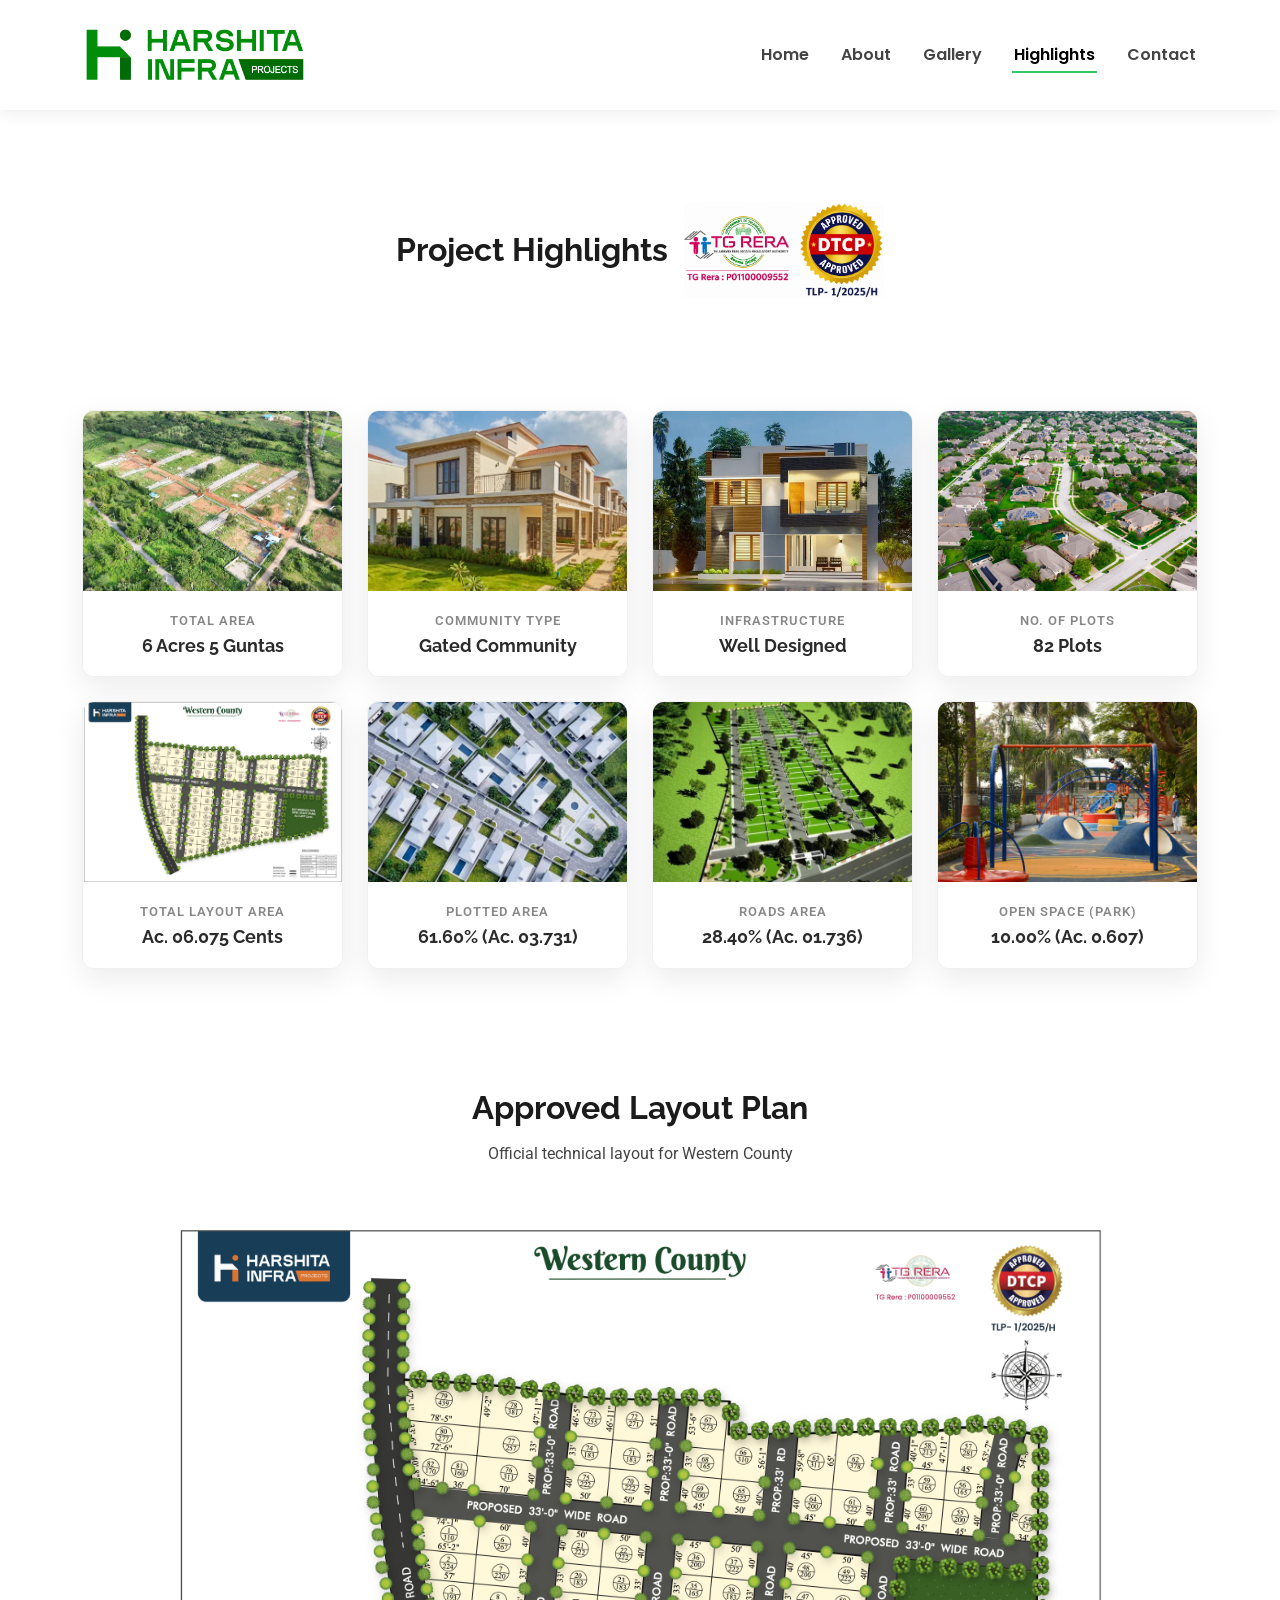
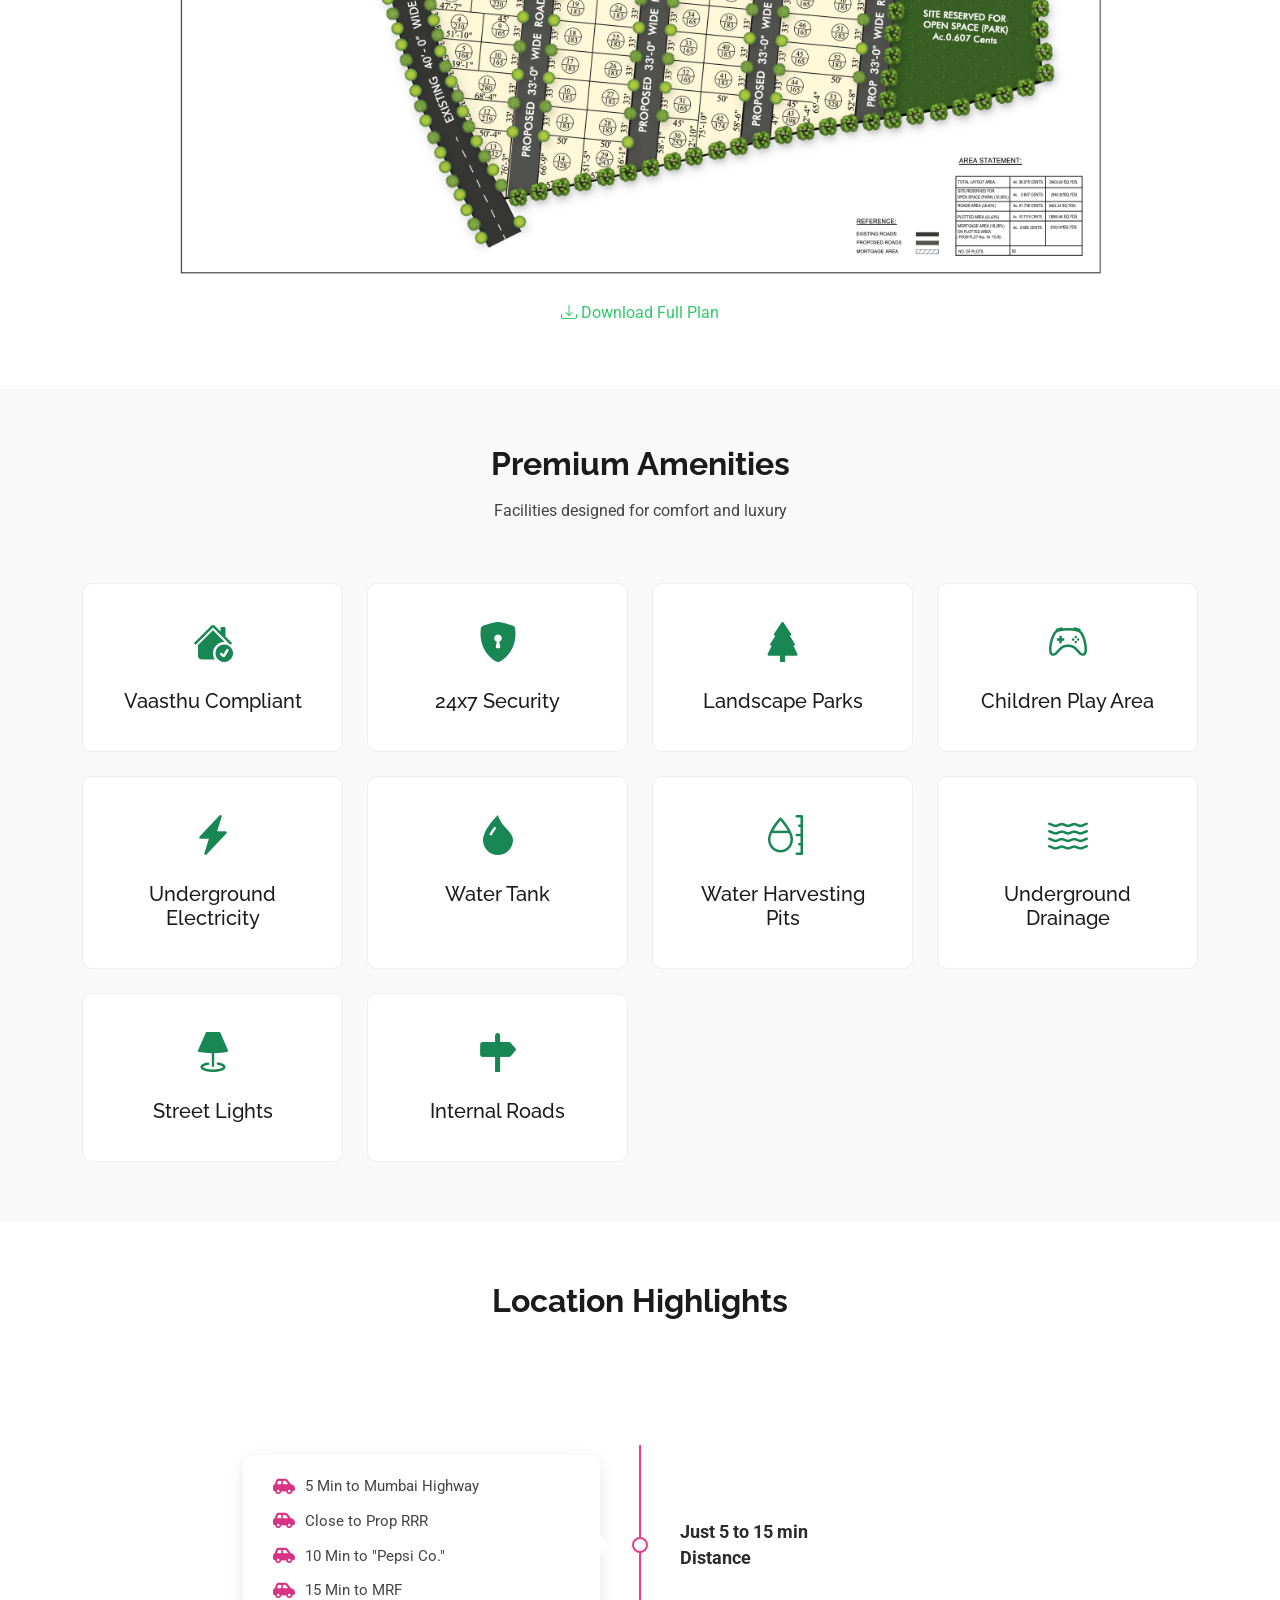
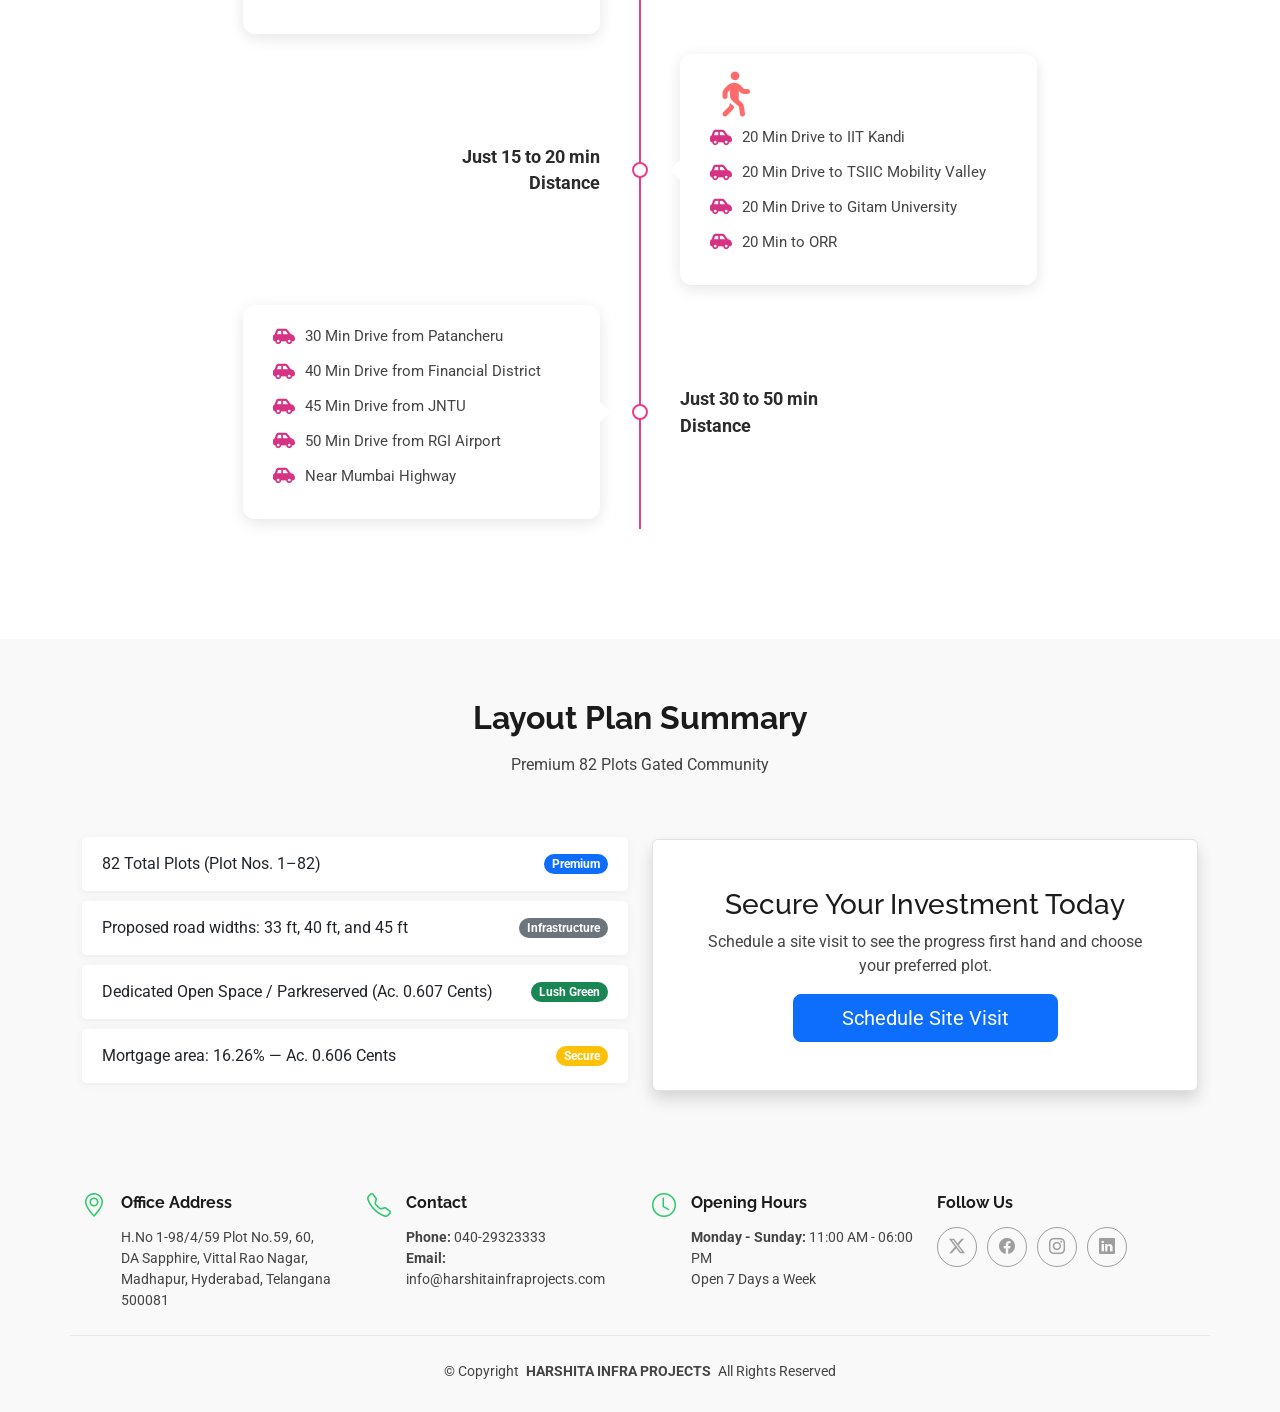
<file: highlights.html>
<!DOCTYPE html>
<html lang="en">

<head>
  <meta charset="utf-8">
  <meta content="width=device-width, initial-scale=1.0" name="viewport">
  <title>Highlights - HARSHITA INFRA PROJECTS</title>
  <meta name="description" content="">
  <meta name="keywords" content="">

  <!-- Favicons -->
  <link href="assets/img/logo.png?v=1" rel="icon">
  <link href="assets/img/logo.png?v=1" rel="apple-touch-icon">

  <!-- Fonts -->
  <link href="https://fonts.googleapis.com" rel="preconnect">
  <link href="https://fonts.gstatic.com" rel="preconnect" crossorigin>
  <link
    href="https://fonts.googleapis.com/css2?family=Roboto:ital,wght@0,100;0,300;0,400;0,500;0,700;0,900;1,100;1,300;1,400;1,500;1,700;1,900&family=Poppins:ital,wght@0,100;0,200;0,300;0,400;0,500;0,600;0,700;0,800;0,900;1,100;1,200;1,300;1,400;1,500;1,600;1,700;1,800;1,900&family=Raleway:ital,wght@0,100;0,200;0,300;0,400;0,500;0,600;0,700;0,800;0,900;1,100;1,200;1,300;1,400;1,500;1,600;1,700;1,800;1,900&display=swap"
    rel="stylesheet">

  <!-- Vendor CSS Files -->
  <link href="assets/vendor/bootstrap/css/bootstrap.min.css" rel="stylesheet">
  <link href="assets/vendor/bootstrap-icons/bootstrap-icons.css" rel="stylesheet">
  <link href="assets/vendor/aos/aos.css" rel="stylesheet">
  <link href="assets/vendor/fontawesome-free/css/all.min.css" rel="stylesheet">
  <link href="assets/vendor/swiper/swiper-bundle.min.css" rel="stylesheet">

  <!-- Main CSS File -->
  <link href="assets/css/main.css" rel="stylesheet">

  <!-- =======================================================
  * Template Name: EstateAgency
  * Template URL: https://bootstrapmade.com/real-estate-agency-bootstrap-template/
  * Updated: Aug 09 2024 with Bootstrap v5.3.3
  * Author: BootstrapMade.com
  * License: https://bootstrapmade.com/license/
  ======================================================== -->
</head>

<body class="highlights-page">

  <header id="header" class="header d-flex align-items-center fixed-top">
    <div class="container-fluid container-xl position-relative d-flex align-items-center justify-content-between">

      <a href="index.html" class="logo d-flex align-items-center">
        <img src="assets/img/logo.png" alt="HARSHITA INFRA PROJECTS" style="max-height: 80px;">
        <!-- <h1 class="sitename">Estate<span>Agency</span></h1> -->
      </a>

      <nav id="navmenu" class="navmenu">
        <ul>
          <li><a href="index.html">Home</a></li>
          <li><a href="about.html">About</a></li>
          <li><a href="gallery.html">Gallery</a></li>
          <li><a href="highlights.html" class="active">Highlights</a></li>
          <li><a href="contact.html">Contact</a></li>
        </ul>
        <i class="mobile-nav-toggle d-xl-none bi bi-list"></i>
      </nav>

    </div>
  </header>

  <main class="main" style="padding-top: 90px;">


    <!-- Project Highlights Section -->
    <section id="project-highlights" class="project-highlights section">
      <div class="container section-title" data-aos="fade-up">

        <div class="d-flex align-items-center justify-content-center gap-3">
          <h2 class="mb-0">Project Highlights</h2>

          <img src="assets/img/dtcp_log.png" alt="DTCP Approved"
            style="width: 200px; height: 200px; object-fit: contain;" />
        </div>
      </div>
      <div class="container">
        <div class="row gy-4">
          <!-- Total Area -->
          <div class="col-lg-3 col-md-6" data-aos="fade-up" data-aos-delay="100">
            <div class="feature-card">
              <img src="assets/img/projects/total area.jpeg" class="card-img-top" alt="Total Area">
              <div class="card-body">
                <p class="feature-label">Total Area</p>
                <h4 class="feature-value">6 Acres 5 Guntas</h4>
              </div>
            </div>
          </div>
          <!-- Community Type -->
          <div class="col-lg-3 col-md-6" data-aos="fade-up" data-aos-delay="200">
            <div class="feature-card">
              <img src="assets/img/projects/gated community.png" class="card-img-top" alt="Community Type">
              <div class="card-body">
                <p class="feature-label">Community Type</p>
                <h4 class="feature-value">Gated Community</h4>
              </div>
            </div>
          </div>
          <!-- Infrastructure -->
          <div class="col-lg-3 col-md-6" data-aos="fade-up" data-aos-delay="300">
            <div class="feature-card">
              <img src="assets/img/projects/well designed.png" class="card-img-top" alt="Infrastructure">
              <div class="card-body">
                <p class="feature-label">Infrastructure</p>
                <h4 class="feature-value">Well Designed</h4>
              </div>
            </div>
          </div>
          <!-- No. of Plots -->
          <div class="col-lg-3 col-md-6" data-aos="fade-up" data-aos-delay="400">
            <div class="feature-card">
              <img src="assets/img/projects/no of plots.png" class="card-img-top" alt="No. of Plots">
              <div class="card-body">
                <p class="feature-label">No. of Plots</p>
                <h4 class="feature-value">82 Plots</h4>
              </div>
            </div>
          </div>
          <!-- Total Layout Area -->
          <div class="col-lg-3 col-md-6" data-aos="fade-up" data-aos-delay="500">
            <div class="feature-card">
              <img src="assets/img/projects/property-slide-4.png" class="card-img-top" alt="Total Layout Area">
              <div class="card-body">
                <p class="feature-label">Total Layout Area</p>
                <h4 class="feature-value">Ac. 06.075 Cents</h4>
              </div>
            </div>
          </div>
          <!-- Plotted Area -->
          <div class="col-lg-3 col-md-6" data-aos="fade-up" data-aos-delay="600">
            <div class="feature-card">
              <img src="assets/img/projects/plotted area.png" class="card-img-top" alt="Plotted Area">
              <div class="card-body">
                <p class="feature-label">Plotted Area</p>
                <h4 class="feature-value">61.60% (Ac. 03.731)</h4>
              </div>
            </div>
          </div>
          <!-- Roads Area -->
          <div class="col-lg-3 col-md-6" data-aos="fade-up" data-aos-delay="700">
            <div class="feature-card">
              <img src="assets/img/projects/roads area.png" class="card-img-top" alt="Roads Area">
              <div class="card-body">
                <p class="feature-label">Roads Area</p>
                <h4 class="feature-value">28.40% (Ac. 01.736)</h4>
              </div>
            </div>
          </div>
          <!-- Open Space -->
          <div class="col-lg-3 col-md-6" data-aos="fade-up" data-aos-delay="800">
            <div class="feature-card">
              <img src="assets/img/projects/open space park.png" class="card-img-top" alt="Open Space">
              <div class="card-body">
                <p class="feature-label">Open Space (Park)</p>
                <h4 class="feature-value">10.00% (Ac. 0.607)</h4>
              </div>
            </div>
          </div>
        </div>
      </div>
    </section>

    <!-- Approved Layout Plan Section -->
    <section id="layout-plan" class="layout-plan section">
      <div class="container section-title" data-aos="fade-up">
        <h2>Approved Layout Plan</h2>
        <p>Official technical layout for Western County</p>
      </div>
      <div class="container">
        <div class="row justify-content-center">
          <div class="col-lg-10" data-aos="zoom-in" data-aos-delay="100">
            <div class="plan-container">
              <a href="assets/img/projects/property-slide-4.png" data-gallery="layout-plan-gallery" class="glightbox">
                <img src="assets/img/projects/property-slide-4.png" alt="Western County Approved Layout Plan"
                  class="img-fluid">
              </a>
            </div>
            <div class="text-center mt-4">
              <a href="assets/img/projects/property-slide-4.png" download class="btn-download">
                <i class="bi bi-download"></i> Download Full Plan
              </a>
            </div>
          </div>
        </div>
      </div>
    </section>

    <!-- Amenities Section -->
    <section id="amenities" class="amenities section light-background">
      <div class="container section-title" data-aos="fade-up">
        <h2>Premium Amenities</h2>
        <p>Facilities designed for comfort and luxury</p>
      </div>
      <div class="container">
        <div class="row gy-4">
          <div class="col-lg-3 col-md-4 col-sm-6" data-aos="fade-up" data-aos-delay="100">
            <div class="amenity-item text-center">
              <i class="bi bi-house-check-fill fs-1 text-success"></i>
              <h5>Vaasthu Compliant</h5>
            </div>
          </div>
          <div class="col-lg-3 col-md-4 col-sm-6" data-aos="fade-up" data-aos-delay="200">
            <div class="amenity-item text-center">
              <i class="bi bi-shield-lock-fill fs-1 text-success"></i>
              <h5>24x7 Security</h5>
            </div>
          </div>
          <div class="col-lg-3 col-md-4 col-sm-6" data-aos="fade-up" data-aos-delay="300">
            <div class="amenity-item text-center">
              <i class="bi bi-tree-fill fs-1 text-success"></i>
              <h5>Landscape Parks</h5>
            </div>
          </div>
          <div class="col-lg-3 col-md-4 col-sm-6" data-aos="fade-up" data-aos-delay="400">
            <div class="amenity-item text-center">
              <i class="bi bi-controller fs-1 text-success"></i>
              <h5>Children Play Area</h5>
            </div>
          </div>
          <div class="col-lg-3 col-md-4 col-sm-6" data-aos="fade-up" data-aos-delay="500">
            <div class="amenity-item text-center">
              <i class="bi bi-lightning-charge-fill fs-1 text-success"></i>
              <h5>Underground Electricity</h5>
            </div>
          </div>
          <div class="col-lg-3 col-md-4 col-sm-6" data-aos="fade-up" data-aos-delay="600">
            <div class="amenity-item text-center">
              <i class="bi bi-droplet-fill fs-1 text-success"></i>
              <h5>Water Tank</h5>
            </div>
          </div>
          <div class="col-lg-3 col-md-4 col-sm-6" data-aos="fade-up" data-aos-delay="700">
            <div class="amenity-item text-center">
              <i class="bi bi-moisture fs-1 text-success"></i>
              <h5>Water Harvesting Pits</h5>
            </div>
          </div>
          <div class="col-lg-3 col-md-4 col-sm-6" data-aos="fade-up" data-aos-delay="800">
            <div class="amenity-item text-center">
              <i class="bi bi-water fs-1 text-success"></i>
              <h5>Underground Drainage</h5>
            </div>
          </div>
          <div class="col-lg-3 col-md-4 col-sm-6" data-aos="fade-up" data-aos-delay="900">
            <div class="amenity-item text-center">
              <i class="bi bi-lamp-fill fs-1 text-success"></i>
              <h5>Street Lights</h5>
            </div>
          </div>
          <div class="col-lg-3 col-md-4 col-sm-6" data-aos="fade-up" data-aos-delay="1000">
            <div class="amenity-item text-center">
              <i class="bi bi-signpost-fill fs-1 text-success"></i>
              <h5>Internal Roads</h5>
            </div>
          </div>
        </div>
      </div>
    </section>

    <!-- Location Highlights Section -->
    <section id="location" class="location section px-1 px-lg-0">
      <div class="container section-title" data-aos="fade-up">
        <h2>Location Highlights</h2>
      </div>
      <div class="container">
        <div class="row">
          <div class="col-lg-12">
            <div class="timeline">
              <!-- 5-15 Min -->
              <div class="timeline-container left" data-aos="fade-right">
                <div class="timeline-content">
                  <ul class="list-unstyled mb-0">
                    <li><i class="fas fa-car-side"></i> 5 Min to Mumbai Highway</li>
                    <li><i class="fas fa-car-side"></i> Close to Prop RRR</li>
                    <li><i class="fas fa-car-side"></i> 10 Min to "Pepsi Co."</li>
                    <li><i class="fas fa-car-side"></i> 15 Min to MRF</li>
                  </ul>
                </div>
                <span class="timeline-label">Just 5 to 15 min Distance</span>
              </div>

              <!-- 15-20 Min -->
              <div class="timeline-container right" data-aos="fade-left">
                <div class="timeline-content">
                  <div class="floating-icon-card"><i class="fas fa-walking"
                      style="color: #ff6b6b; font-size: 40px;"></i></div>
                  <ul class="list-unstyled mb-0">
                    <li><i class="fas fa-car-side"></i> 20 Min Drive to IIT Kandi</li>
                    <li><i class="fas fa-car-side"></i> 20 Min Drive to TSIIC Mobility Valley</li>
                    <li><i class="fas fa-car-side"></i> 20 Min Drive to Gitam University</li>
                    <li><i class="fas fa-car-side"></i> 20 Min to ORR</li>
                  </ul>
                </div>
                <span class="timeline-label">Just 15 to 20 min Distance</span>
              </div>

              <!-- 30-50 Min -->
              <div class="timeline-container left" data-aos="fade-right">
                <div class="timeline-content">
                  <ul class="list-unstyled mb-0">
                    <li><i class="fas fa-car-side"></i> 30 Min Drive from Patancheru</li>
                    <li><i class="fas fa-car-side"></i> 40 Min Drive from Financial District</li>
                    <li><i class="fas fa-car-side"></i> 45 Min Drive from JNTU</li>
                    <li><i class="fas fa-car-side"></i> 50 Min Drive from RGI Airport</li>
                    <li><i class="fas fa-car-side"></i> Near Mumbai Highway</li>
                  </ul>
                </div>
                <span class="timeline-label">Just 30 to 50 min Distance</span>
              </div>
            </div>
          </div>
        </div>
      </div>
    </section>

    <!-- Layout Summary Section -->
    <section id="layout-summary" class="layout-summary section light-background">
      <div class="container section-title" data-aos="fade-up">
        <h2>Layout Plan Summary</h2>
        <p>Premium 82 Plots Gated Community</p>
      </div>
      <div class="container">
        <div class="row gy-4 align-items-center">
          <div class="col-lg-6" data-aos="fade-right">
            <ul class="list-group">
              <li class="list-group-item d-flex justify-content-between align-items-center">82 Total Plots (Plot Nos.
                1–82) <span class="badge bg-primary rounded-pill">Premium</span></li>
              <li class="list-group-item d-flex justify-content-between align-items-center">Proposed road widths: 33 ft,
                40 ft, and 45 ft <span class="badge bg-secondary rounded-pill">Infrastructure</span></li>
              <li class="list-group-item d-flex justify-content-between align-items-center">Dedicated Open Space /
                Parkreserved (Ac. 0.607 Cents) <span class="badge bg-success rounded-pill">Lush Green</span></li>
              <li class="list-group-item d-flex justify-content-between align-items-center">Mortgage area: 16.26% — Ac.
                0.606 Cents <span class="badge bg-warning rounded-pill">Secure</span></li>
            </ul>
          </div>
          <div class="col-lg-6 text-center" data-aos="fade-left">
            <div class="cta-box p-5 border rounded bg-white shadow">
              <h3>Secure Your Investment Today</h3>
              <p>Schedule a site visit to see the progress first hand and choose your preferred plot.</p>
              <div class="d-grid gap-2 d-md-block">
                <a href="contact.html" class="btn btn-primary btn-lg px-5">Schedule Site Visit</a>
              </div>
            </div>
          </div>
        </div>
      </div>
    </section>

  </main>

  <footer id="footer" class="footer light-background">

    <div class="container">
      <div class="row gy-3">
        <div class="col-lg-3 col-md-6 d-flex">
          <i class="bi bi-geo-alt icon"></i>
          <div class="address">
            <h4>Office Address</h4>
            <p>H.No 1-98/4/59 Plot No.59, 60,</p>
            <p>DA Sapphire, Vittal Rao Nagar,</p>
            <p>Madhapur, Hyderabad, Telangana 500081</p>
          </div>

        </div>

        <div class="col-lg-3 col-md-6 d-flex">
          <i class="bi bi-telephone icon"></i>
          <div>
            <h4>Contact</h4>
            <p>
              <strong>Phone:</strong> <span>040-29323333</span><br>
              <strong>Email:</strong> <span>info@harshitainfraprojects.com</span><br>
            </p>
          </div>
        </div>

        <div class="col-lg-3 col-md-6 d-flex">
          <i class="bi bi-clock icon"></i>
          <div>
            <h4>Opening Hours</h4>
            <p>
              <strong>Monday - Sunday:</strong> <span>11:00 AM - 06:00 PM</span><br>
              <span>Open 7 Days a Week</span>
            </p>
          </div>
        </div>

        <div class="col-lg-3 col-md-6">
          <h4>Follow Us</h4>
          <div class="social-links d-flex">
            <a href="#" class="twitter"><i class="bi bi-twitter-x"></i></a>
            <a href="#" class="facebook"><i class="bi bi-facebook"></i></a>
            <a href="#" class="instagram"><i class="bi bi-instagram"></i></a>
            <a href="#" class="linkedin"><i class="bi bi-linkedin"></i></a>
          </div>
        </div>

      </div>
    </div>

    <div class="container copyright text-center mt-4">
      <p>© <span>Copyright</span> <strong class="px-1 sitename">HARSHITA INFRA PROJECTS</strong> <span>All Rights
          Reserved</span>
      </p>
      <div class="credits">
      </div>
    </div>

  </footer>

  <!-- Scroll Top -->
  <a href="#" id="scroll-top" class="scroll-top d-flex align-items-center justify-content-center"><i
      class="bi bi-arrow-up-short"></i></a>

  <!-- Preloader -->
  <div id="preloader"></div>

  <!-- Vendor JS Files -->
  <script src="assets/vendor/bootstrap/js/bootstrap.bundle.min.js"></script>
  <script src="assets/vendor/php-email-form/validate.js"></script>
  <script src="assets/vendor/aos/aos.js"></script>
  <script src="assets/vendor/swiper/swiper-bundle.min.js"></script>
  <script src="assets/vendor/purecounter/purecounter_vanilla.js"></script>

  <!-- Main JS File -->
  <script src="assets/js/main.js"></script>

</body>

</html>
</file>
<file: assets/css/main.css>
/**
 * Template Name: EstateAgency
 * Template URL: https://bootstrapmade.com/real-estate-agency-bootstrap-template/
 * Updated: Aug 09 2024 with Bootstrap v5.3.3
 * Author: BootstrapMade.com
 * License: https://bootstrapmade.com/license/
*/

/*--------------------------------------------------------------
# Font & Color Variables
# Help: https://bootstrapmade.com/color-system/
--------------------------------------------------------------*/
/* Fonts */
:root {
  --default-font: "Roboto",  system-ui, -apple-system, "Segoe UI", Roboto, "Helvetica Neue", Arial, "Noto Sans", "Liberation Sans", sans-serif, "Apple Color Emoji", "Segoe UI Emoji", "Segoe UI Symbol", "Noto Color Emoji";
  --heading-font: "Raleway",  sans-serif;
  --nav-font: "Poppins",  sans-serif;
}

/* Global Colors - The following color variables are used throughout the website. Updating them here will change the color scheme of the entire website */
:root { 
  --background-color: #ffffff; /* Background color for the entire website, including individual sections */
  --default-color: #444444; /* Default color used for the majority of the text content across the entire website */
  --heading-color: #1b1b1b; /* Color for headings, subheadings and title throughout the website */
  --accent-color: #2eca6a; /* Accent color that represents your brand on the website. It's used for buttons, links, and other elements that need to stand out */
  --surface-color: #ffffff; /* The surface color is used as a background of boxed elements within sections, such as cards, icon boxes, or other elements that require a visual separation from the global background. */
  --contrast-color: #ffffff; /* Contrast color for text, ensuring readability against backgrounds of accent, heading, or default colors. */
}

/* Nav Menu Colors - The following color variables are used specifically for the navigation menu. They are separate from the global colors to allow for more customization options */
:root {
  --nav-color: #444444;  /* The default color of the main navmenu links */
  --nav-hover-color: #000000; /* Applied to main navmenu links when they are hovered over or active */
  --nav-mobile-background-color: #ffffff; /* Used as the background color for mobile navigation menu */
  --nav-dropdown-background-color: #ffffff; /* Used as the background color for dropdown items that appear when hovering over primary navigation items */
  --nav-dropdown-color: #444444; /* Used for navigation links of the dropdown items in the navigation menu. */
  --nav-dropdown-hover-color: #2eca6a; /* Similar to --nav-hover-color, this color is applied to dropdown navigation links when they are hovered over. */
}

/* Color Presets - These classes override global colors when applied to any section or element, providing reuse of the sam color scheme. */

.light-background {
  --background-color: #f9f9f9;
  --surface-color: #ffffff;
}

.dark-background {
  --background-color: #060606;
  --default-color: #ffffff;
  --heading-color: #ffffff;
  --surface-color: #252525;
  --contrast-color: #ffffff;
}

/* Smooth scroll */
:root {
  scroll-behavior: smooth;
}

/*--------------------------------------------------------------
# General Styling & Shared Classes
--------------------------------------------------------------*/
body {
  color: var(--default-color);
  background-color: var(--background-color);
  font-family: var(--default-font);
}

a {
  color: var(--accent-color);
  text-decoration: none;
  transition: 0.3s;
}

a:hover {
  color: color-mix(in srgb, var(--accent-color), transparent 25%);
  text-decoration: none;
}

h1,
h2,
h3,
h4,
h5,
h6 {
  color: var(--heading-color);
  font-family: var(--heading-font);
}

/* PHP Email Form Messages
------------------------------*/
.php-email-form .error-message {
  display: none;
  background: #df1529;
  color: #ffffff;
  text-align: left;
  padding: 15px;
  margin-bottom: 24px;
  font-weight: 600;
}

.php-email-form .sent-message {
  display: none;
  color: #ffffff;
  background: #059652;
  text-align: center;
  padding: 15px;
  margin-bottom: 24px;
  font-weight: 600;
}

.php-email-form .loading {
  display: none;
  background: var(--surface-color);
  text-align: center;
  padding: 15px;
  margin-bottom: 24px;
}

.php-email-form .loading:before {
  content: "";
  display: inline-block;
  border-radius: 50%;
  width: 24px;
  height: 24px;
  margin: 0 10px -6px 0;
  border: 3px solid var(--accent-color);
  border-top-color: var(--surface-color);
  animation: php-email-form-loading 1s linear infinite;
}

@keyframes php-email-form-loading {
  0% {
    transform: rotate(0deg);
  }

  100% {
    transform: rotate(360deg);
  }
}

/*--------------------------------------------------------------
# Global Header
--------------------------------------------------------------*/
.header {
  color: var(--default-color);
  background-color: var(--background-color);
  padding: 15px 0;
  transition: all 0.5s;
  z-index: 997;
  box-shadow: 0px 0 18px rgba(0, 0, 0, 0.1);
}

.header .logo {
  line-height: 1;
}

.header .logo img {
  max-height: 32px;
  margin-right: 8px;
}

.header .logo h1 {
  font-size: 30px;
  margin: 0;
  font-weight: 700;
  color: var(--heading-color);
}

.header .logo h1 span {
  color: var(--accent-color);
}

/*--------------------------------------------------------------
# Navigation Menu
--------------------------------------------------------------*/
/* Desktop Navigation */
@media (min-width: 1200px) {
  .navmenu {
    padding: 0;
  }

  .navmenu ul {
    margin: 0;
    padding: 0;
    display: flex;
    list-style: none;
    align-items: center;
  }

  .navmenu li {
    position: relative;
  }

  .navmenu>ul>li {
    white-space: nowrap;
    padding: 15px 14px;
  }

  .navmenu>ul>li:last-child {
    padding-right: 0;
  }

  .navmenu a,
  .navmenu a:focus {
    color: var(--nav-color);
    font-size: 16px;
    padding: 0 2px;
    font-family: var(--nav-font);
    font-weight: 600;
    display: flex;
    align-items: center;
    justify-content: space-between;
    white-space: nowrap;
    transition: 0.3s;
    position: relative;
  }

  .navmenu a i,
  .navmenu a:focus i {
    font-size: 12px;
    line-height: 0;
    margin-left: 5px;
    transition: 0.3s;
  }

  .navmenu>ul>li>a:before {
    content: "";
    position: absolute;
    width: 100%;
    height: 2px;
    bottom: -6px;
    left: 0;
    background-color: var(--accent-color);
    visibility: hidden;
    width: 0px;
    transition: all 0.3s ease-in-out 0s;
  }

  .navmenu a:hover:before,
  .navmenu li:hover>a:before,
  .navmenu .active:before {
    visibility: visible;
    width: 100%;
  }

  .navmenu li:hover>a,
  .navmenu .active,
  .navmenu .active:focus {
    color: var(--nav-hover-color);
  }

  .navmenu .dropdown ul {
    margin: 0;
    padding: 10px 0;
    background: var(--nav-dropdown-background-color);
    display: block;
    position: absolute;
    visibility: hidden;
    left: 14px;
    top: 130%;
    opacity: 0;
    transition: 0.3s;
    border-radius: 4px;
    z-index: 99;
    box-shadow: 0px 0px 30px rgba(0, 0, 0, 0.1);
  }

  .navmenu .dropdown ul li {
    min-width: 200px;
  }

  .navmenu .dropdown ul a {
    padding: 10px 20px;
    font-size: 15px;
    text-transform: none;
    color: var(--nav-dropdown-color);
  }

  .navmenu .dropdown ul a i {
    font-size: 12px;
  }

  .navmenu .dropdown ul a:hover,
  .navmenu .dropdown ul .active:hover,
  .navmenu .dropdown ul li:hover>a {
    color: var(--nav-dropdown-hover-color);
  }

  .navmenu .dropdown:hover>ul {
    opacity: 1;
    top: 100%;
    visibility: visible;
  }

  .navmenu .dropdown .dropdown ul {
    top: 0;
    left: -90%;
    visibility: hidden;
  }

  .navmenu .dropdown .dropdown:hover>ul {
    opacity: 1;
    top: 0;
    left: -100%;
    visibility: visible;
  }
}

/* Mobile Navigation */
@media (max-width: 1199px) {
  .mobile-nav-toggle {
    color: var(--nav-color);
    font-size: 28px;
    line-height: 0;
    margin-right: 10px;
    cursor: pointer;
    transition: color 0.3s;
  }

  .navmenu {
    padding: 0;
    z-index: 9997;
  }

  .navmenu ul {
    display: none;
    list-style: none;
    position: absolute;
    inset: 60px 20px 20px 20px;
    padding: 10px 0;
    margin: 0;
    border-radius: 6px;
    background-color: var(--nav-mobile-background-color);
    border: 1px solid color-mix(in srgb, var(--default-color), transparent 90%);
    box-shadow: none;
    overflow-y: auto;
    transition: 0.3s;
    z-index: 9998;
  }

  .navmenu a,
  .navmenu a:focus {
    color: var(--nav-dropdown-color);
    padding: 10px 20px;
    font-family: var(--nav-font);
    font-size: 17px;
    font-weight: 500;
    display: flex;
    align-items: center;
    justify-content: space-between;
    white-space: nowrap;
    transition: 0.3s;
  }

  .navmenu a i,
  .navmenu a:focus i {
    font-size: 12px;
    line-height: 0;
    margin-left: 5px;
    width: 30px;
    height: 30px;
    display: flex;
    align-items: center;
    justify-content: center;
    border-radius: 50%;
    transition: 0.3s;
    background-color: color-mix(in srgb, var(--accent-color), transparent 90%);
  }

  .navmenu a i:hover,
  .navmenu a:focus i:hover {
    background-color: var(--accent-color);
    color: var(--contrast-color);
  }

  .navmenu a:hover,
  .navmenu .active,
  .navmenu .active:focus {
    color: var(--nav-dropdown-hover-color);
  }

  .navmenu .active i,
  .navmenu .active:focus i {
    background-color: var(--accent-color);
    color: var(--contrast-color);
    transform: rotate(180deg);
  }

  .navmenu .dropdown ul {
    position: static;
    display: none;
    z-index: 99;
    padding: 10px 0;
    margin: 10px 20px;
    background-color: var(--nav-dropdown-background-color);
    transition: all 0.5s ease-in-out;
  }

  .navmenu .dropdown ul ul {
    background-color: rgba(33, 37, 41, 0.1);
  }

  .navmenu .dropdown>.dropdown-active {
    display: block;
    background-color: rgba(33, 37, 41, 0.03);
  }

  .mobile-nav-active {
    overflow: hidden;
  }

  .mobile-nav-active .mobile-nav-toggle {
    color: #fff;
    position: absolute;
    font-size: 32px;
    top: 15px;
    right: 15px;
    margin-right: 0;
    z-index: 9999;
  }

  .mobile-nav-active .navmenu {
    position: fixed;
    overflow: hidden;
    inset: 0;
    background: rgba(33, 37, 41, 0.8);
    transition: 0.3s;
  }

  .mobile-nav-active .navmenu>ul {
    display: block;
  }
}

/*--------------------------------------------------------------
# Global Footer
--------------------------------------------------------------*/
.footer {
  color: var(--default-color);
  background-color: var(--background-color);
  font-size: 14px;
  padding: 40px 0 0 0;
  position: relative;
}

.footer .icon {
  color: var(--accent-color);
  margin-right: 15px;
  font-size: 24px;
  line-height: 0;
}

.footer h4 {
  font-size: 16px;
  font-weight: 700;
  margin-bottom: 15px;
}

.footer .address p {
  margin-bottom: 0px;
}

.footer .social-links a {
  display: flex;
  align-items: center;
  justify-content: center;
  width: 40px;
  height: 40px;
  border-radius: 50%;
  border: 1px solid color-mix(in srgb, var(--default-color), transparent 50%);
  font-size: 16px;
  color: color-mix(in srgb, var(--default-color), transparent 50%);
  margin-right: 10px;
  transition: 0.3s;
}

.footer .social-links a:hover {
  color: var(--accent-color);
  border-color: var(--accent-color);
}

.footer .copyright {
  padding: 25px 0;
  border-top: 1px solid color-mix(in srgb, var(--default-color), transparent 90%);
}

.footer .copyright p {
  margin-bottom: 0;
}

.footer .credits {
  margin-top: 5px;
  font-size: 13px;
}

/*--------------------------------------------------------------
# Preloader
--------------------------------------------------------------*/
#preloader {
  position: fixed;
  inset: 0;
  z-index: 999999;
  overflow: hidden;
  background: var(--background-color);
  transition: all 0.6s ease-out;
}

#preloader:before {
  content: "";
  position: fixed;
  top: calc(50% - 30px);
  left: calc(50% - 30px);
  border: 6px solid #ffffff;
  border-color: var(--accent-color) transparent var(--accent-color) transparent;
  border-radius: 50%;
  width: 60px;
  height: 60px;
  animation: animate-preloader 1.5s linear infinite;
}

@keyframes animate-preloader {
  0% {
    transform: rotate(0deg);
  }

  100% {
    transform: rotate(360deg);
  }
}

/*--------------------------------------------------------------
# Scroll Top Button
--------------------------------------------------------------*/
.scroll-top {
  position: fixed;
  visibility: hidden;
  opacity: 0;
  right: 15px;
  bottom: 15px;
  z-index: 99999;
  background-color: var(--accent-color);
  width: 40px;
  height: 40px;
  border-radius: 4px;
  transition: all 0.4s;
}

.scroll-top i {
  font-size: 24px;
  color: var(--contrast-color);
  line-height: 0;
}

.scroll-top:hover {
  background-color: color-mix(in srgb, var(--accent-color), transparent 20%);
  color: var(--contrast-color);
}

.scroll-top.active {
  visibility: visible;
  opacity: 1;
}

/*--------------------------------------------------------------
# Disable aos animation delay on mobile devices
--------------------------------------------------------------*/
@media screen and (max-width: 768px) {
  [data-aos-delay] {
    transition-delay: 0 !important;
  }
}

/*--------------------------------------------------------------
# Global Page Titles & Breadcrumbs
--------------------------------------------------------------*/
.page-title {
  color: var(--default-color);
  background-color: var(--background-color);
  position: relative;
}

.page-title .heading {
  padding: 160px 0 80px 0;
  border-top: 1px solid color-mix(in srgb, var(--default-color), transparent 90%);
}

.page-title .heading h1 {
  font-size: 38px;
  font-weight: 700;
}

.page-title nav {
  background-color: color-mix(in srgb, var(--default-color), transparent 95%);
  padding: 20px 0;
}

.page-title nav ol {
  display: flex;
  flex-wrap: wrap;
  list-style: none;
  margin: 0;
  font-size: 16px;
  font-weight: 600;
}

.page-title nav ol li+li {
  padding-left: 10px;
}

.page-title nav ol li+li::before {
  content: "/";
  display: inline-block;
  padding-right: 10px;
  color: color-mix(in srgb, var(--default-color), transparent 70%);
}

/*--------------------------------------------------------------
# Global Sections
--------------------------------------------------------------*/
section,
.section {
  color: var(--default-color);
  background-color: var(--background-color);
  padding: 60px 0;
  scroll-margin-top: 90px;
  overflow: clip;
}

@media (max-width: 1199px) {

  section,
  .section {
    scroll-margin-top: 66px;
  }
}

/*--------------------------------------------------------------
# Global Section Titles
--------------------------------------------------------------*/
.section-title {
  text-align: center;
  padding-bottom: 60px;
  position: relative;
}

.section-title h2 {
  font-size: 32px;
  font-weight: 700;
  margin-bottom: 15px;
}

.section-title p {
  margin-bottom: 0;
}

/*--------------------------------------------------------------
# Hero Section
--------------------------------------------------------------*/
.hero {
  padding: 0;
}

.hero .carousel {
  width: 100%;
  min-height: 100vh;
  padding: 0;
  margin: 0;
  background-color: var(--background-color);
  position: relative;
  overflow: hidden;
}

.hero img {
  position: absolute;
  inset: 0;
  display: block;
  width: 100%;
  height: 100%;
  object-fit: cover;
  z-index: 1;
}

.hero .carousel-item {
  position: absolute;
  inset: 0;
  background-size: cover;
  background-position: center;
  background-repeat: no-repeat;
  overflow: hidden;
}

.hero .carousel-item:before {
  content: "";
  background: color-mix(in srgb, var(--background-color), transparent 60%);
  position: absolute;
  inset: 0;
  z-index: 2;
}

.hero .carousel-container {
  position: absolute;
  inset: 90px 100px;
  display: flex;
  justify-content: center;
  align-items: center;
  flex-direction: column;
  z-index: 3;
}

@media (max-width: 575px) {
  .hero .carousel-container {
    inset: 90px 50px;
  }
}

.hero .accent-title {
  font-family: "Pacifico", cursive;
  font-size: 80px;
  color: #ffffff;
  margin-bottom: 0px;
  line-height: 1.2;
}

.hero .hero-divider {
  width: 120px;
  height: 4px;
  background-color: #007bff;
  margin: 10px auto 20px auto;
  border-radius: 2px;
}

.hero .main-title {
  margin-bottom: 30px;
  font-size: 64px;
  font-weight: 900;
  text-transform: uppercase;
  color: #ffffff;
  line-height: 1.1;
}

@media (max-width: 768px) {
  .hero .accent-title {
    font-size: 40px;
  }
  .hero .main-title {
    font-size: 32px;
  }
}

.hero .btn-get-started {
  color: var(--contrast-color);
  font-family: var(--heading-font);
  font-weight: 600;
  font-size: 18px;
  letter-spacing: 1px;
  text-transform: uppercase;
  display: inline-block;
  padding: 10px 40px;
  border-radius: 50px;
  transition: 0.5s;
  margin: 10px 0;
  align-self: flex-start;
  flex-shrink: 0;
  border: 2px solid var(--accent-color);
}

.hero .btn-get-started:hover {
  background: color-mix(in srgb, var(--accent-color), transparent 20%);
}

.hero .carousel-control-prev,
.hero .carousel-control-next {
  width: 10%;
  transition: 0.3s;
  opacity: 0.5;
  z-index: 3;
}

.hero .carousel-control-prev:focus,
.hero .carousel-control-next:focus {
  opacity: 0.5;
}

.hero .carousel-control-prev:hover,
.hero .carousel-control-next:hover {
  opacity: 0.9;
}

@media (min-width: 1024px) {

  .hero .carousel-control-prev,
  .hero .carousel-control-next {
    width: 5%;
  }
}

.hero .carousel-control-next-icon,
.hero .carousel-control-prev-icon {
  background: none;
  font-size: 32px;
  line-height: 1;
}

.hero .carousel-indicators {
  list-style: none;
}

.hero .carousel-indicators li {
  cursor: pointer;
  opacity: 1;
  height: 6px;
  width: 20px;
  transition: 0.3s;
  padding: 0;
}

.hero .carousel-indicators .active {
  background-color: var(--accent-color);
  width: 40px;
}

/*--------------------------------------------------------------
# Services Section
--------------------------------------------------------------*/
.services .service-item {
  background-color: var(--surface-color);
  box-shadow: 0px 5px 90px 0px rgba(0, 0, 0, 0.1);
  padding: 60px 30px;
  transition: all ease-in-out 0.3s;
  border-radius: 18px;
  border-bottom: 5px solid var(--surface-color);
  height: 100%;
}

.services .service-item .icon {
  color: var(--contrast-color);
  background: var(--accent-color);
  margin: 0;
  width: 64px;
  height: 64px;
  border-radius: 50px;
  display: flex;
  align-items: center;
  justify-content: center;
  margin-bottom: 20px;
  font-size: 28px;
  transition: ease-in-out 0.3s;
}

.services .service-item h3 {
  font-weight: 700;
  margin: 10px 0 15px 0;
  font-size: 22px;
  transition: ease-in-out 0.3s;
}

.services .service-item p {
  line-height: 24px;
  font-size: 14px;
  margin-bottom: 0;
}

@media (min-width: 1365px) {
  .services .service-item:hover {
    transform: translateY(-10px);
    border-color: var(--accent-color);
  }

  .services .service-item:hover h3 {
    color: var(--accent-color);
  }
}

/*--------------------------------------------------------------
# Agents Section
--------------------------------------------------------------*/
.agents .member {
  position: relative;
}

.agents .member .pic {
  overflow: hidden;
  margin-bottom: 50px;
}

.agents .member .member-info {
  background-color: var(--surface-color);
  color: color-mix(in srgb, var(--default-color), transparent 20%);
  box-shadow: 0px 2px 15px rgba(0, 0, 0, 0.1);
  position: absolute;
  bottom: -50px;
  left: 20px;
  right: 20px;
  padding: 20px 15px;
  overflow: hidden;
  transition: 0.5s;
}

.agents .member h4 {
  font-weight: 700;
  margin-bottom: 10px;
  font-size: 16px;
  position: relative;
  padding-bottom: 10px;
}

.agents .member h4::after {
  content: "";
  position: absolute;
  display: block;
  width: 50px;
  height: 1px;
  background: color-mix(in srgb, var(--default-color), transparent 60%);
  bottom: 0;
  left: 0;
}

.agents .member span {
  font-style: italic;
  display: block;
  font-size: 13px;
}

.agents .member .social {
  position: absolute;
  right: 15px;
  bottom: 15px;
}

.agents .member .social a {
  transition: color 0.3s;
  color: color-mix(in srgb, var(--default-color), transparent 70%);
}

.agents .member .social a:hover {
  color: var(--accent-color);
}

.agents .member .social i {
  font-size: 16px;
  margin: 0 2px;
}

/*--------------------------------------------------------------
# Testimonials Section
--------------------------------------------------------------*/
.testimonials .testimonial-item {
  background-color: var(--surface-color);
  box-shadow: 0px 0 20px rgba(0, 0, 0, 0.1);
  box-sizing: content-box;
  padding: 30px;
  margin: 40px 30px;
  min-height: 320px;
  display: flex;
  flex-direction: column;
  text-align: center;
  transition: 0.3s;
}

.testimonials .testimonial-item .stars {
  margin-bottom: 15px;
}

.testimonials .testimonial-item .stars i {
  color: #ffc107;
  margin: 0 1px;
}

.testimonials .testimonial-item .testimonial-img {
  width: 90px;
  border-radius: 50%;
  border: 4px solid var(--background-color);
  margin: 0 auto;
}

.testimonials .testimonial-item h3 {
  font-size: 18px;
  font-weight: bold;
  margin: 10px 0 5px 0;
}

.testimonials .testimonial-item h4 {
  font-size: 14px;
  color: color-mix(in srgb, var(--default-color), transparent 40%);
  margin: 0;
}

.testimonials .testimonial-item p {
  font-style: italic;
  margin: 0 auto 15px auto;
}

.testimonials .swiper-wrapper {
  height: auto;
}

.testimonials .swiper-pagination {
  margin-top: 20px;
  position: relative;
}

.testimonials .swiper-pagination .swiper-pagination-bullet {
  width: 12px;
  height: 12px;
  background-color: color-mix(in srgb, var(--default-color), transparent 85%);
  opacity: 1;
}

.testimonials .swiper-pagination .swiper-pagination-bullet-active {
  background-color: var(--accent-color);
}

.testimonials .swiper-slide {
  opacity: 0.3;
}

@media (max-width: 1199px) {
  .testimonials .swiper-slide-active {
    opacity: 1;
  }

  .testimonials .swiper-pagination {
    margin-top: 0;
  }

  .testimonials .testimonial-item {
    margin: 40px 20px;
  }
}

@media (min-width: 1200px) {
  .testimonials .swiper-slide-next {
    opacity: 1;
    transform: scale(1.12);
  }
}

/*--------------------------------------------------------------
# About Section
--------------------------------------------------------------*/
.about .content .who-we-are {
  text-transform: uppercase;
  margin-bottom: 15px;
  color: color-mix(in srgb, var(--default-color), transparent 40%);
}

.about .content h3 {
  font-size: 2rem;
  font-weight: 700;
}

.about .content ul {
  list-style: none;
  padding: 0;
}

.about .content ul li {
  padding-bottom: 10px;
}

.about .content ul i {
  font-size: 1.25rem;
  margin-right: 4px;
  color: var(--accent-color);
}

.about .content p:last-child {
  margin-bottom: 0;
}

.about .content .read-more {
  background: var(--accent-color);
  color: var(--contrast-color);
  font-family: var(--heading-font);
  font-weight: 500;
  font-size: 16px;
  letter-spacing: 1px;
  padding: 12px 24px;
  border-radius: 5px;
  transition: 0.3s;
  display: inline-flex;
  align-items: center;
  justify-content: center;
}

.about .content .read-more i {
  font-size: 18px;
  margin-left: 5px;
  line-height: 0;
  transition: 0.3s;
}

.about .content .read-more:hover {
  background: color-mix(in srgb, var(--accent-color), transparent 20%);
  padding-right: 19px;
}

.about .content .read-more:hover i {
  margin-left: 10px;
}

.about .about-images img {
  border-radius: 10px;
}

/*--------------------------------------------------------------
# Stats Section
--------------------------------------------------------------*/
.stats .stats-item {
  background-color: var(--surface-color);
  box-shadow: 0px 0 30px rgba(0, 0, 0, 0.1);
  padding: 30px;
}

.stats .stats-item i {
  color: var(--accent-color);
  font-size: 42px;
  line-height: 0;
  margin-right: 20px;
}

.stats .stats-item span {
  color: var(--heading-color);
  font-size: 36px;
  display: block;
  font-weight: 600;
}

.stats .stats-item p {
  padding: 0;
  margin: 0;
  font-family: var(--heading-font);
  font-size: 16px;
}

/*--------------------------------------------------------------
# Features Section
--------------------------------------------------------------*/
.features .features-image {
  position: relative;
  min-height: 400px;
}

.features .features-image img {
  position: absolute;
  inset: 0;
  display: block;
  width: 100%;
  height: 100%;
  object-fit: cover;
  z-index: 1;
}

.features h3 {
  font-size: 28px;
  font-weight: 700;
  margin-bottom: 20px;
  padding-bottom: 20px;
  position: relative;
}

.features h3:after {
  content: "";
  background: var(--accent-color);
  position: absolute;
  display: block;
  width: 50px;
  height: 3px;
  left: 0;
  bottom: 0;
}

.features .icon-box {
  margin-top: 50px;
}

.features .icon-box i {
  color: var(--accent-color);
  background-color: var(--surface-color);
  display: flex;
  align-items: center;
  justify-content: center;
  margin-right: 25px;
  font-size: 28px;
  width: 56px;
  height: 56px;
  border-radius: 4px;
  line-height: 0;
  box-shadow: 0px 2px 30px rgba(0, 0, 0, 0.1);
  transition: 0.3s;
}

.features .icon-box:hover i {
  background-color: var(--accent-color);
  color: var(--contrast-color);
}

.features .icon-box h4 {
  font-weight: 700;
  margin-bottom: 10px;
  font-size: 18px;
}

.features .icon-box h4 a {
  color: var(--heading-color);
  transition: 0.3s;
}

.features .icon-box h4 a:hover {
  color: var(--accent-color);
}

.features .icon-box p {
  line-height: 24px;
  font-size: 14px;
  margin-bottom: 0;
}

/*--------------------------------------------------------------
# Service Details Section
--------------------------------------------------------------*/
.service-details .service-box {
  background-color: var(--surface-color);
  padding: 20px;
  box-shadow: 0px 2px 20px rgba(0, 0, 0, 0.1);
}

.service-details .service-box+.service-box {
  margin-top: 30px;
}

.service-details .service-box h4 {
  font-size: 20px;
  font-weight: 700;
  border-bottom: 2px solid color-mix(in srgb, var(--default-color), transparent 92%);
  padding-bottom: 15px;
  margin-bottom: 15px;
}

.service-details .services-list {
  background-color: var(--surface-color);
}

.service-details .services-list a {
  color: color-mix(in srgb, var(--default-color), transparent 20%);
  background-color: color-mix(in srgb, var(--default-color), transparent 96%);
  display: flex;
  align-items: center;
  padding: 12px 15px;
  margin-top: 15px;
  transition: 0.3s;
}

.service-details .services-list a:first-child {
  margin-top: 0;
}

.service-details .services-list a i {
  font-size: 16px;
  margin-right: 8px;
  color: var(--accent-color);
}

.service-details .services-list a.active {
  color: var(--contrast-color);
  background-color: var(--accent-color);
}

.service-details .services-list a.active i {
  color: var(--contrast-color);
}

.service-details .services-list a:hover {
  background-color: color-mix(in srgb, var(--accent-color), transparent 95%);
  color: var(--accent-color);
}

.service-details .download-catalog a {
  color: var(--default-color);
  display: flex;
  align-items: center;
  padding: 10px 0;
  transition: 0.3s;
  border-top: 1px solid color-mix(in srgb, var(--default-color), transparent 90%);
}

.service-details .download-catalog a:first-child {
  border-top: 0;
  padding-top: 0;
}

.service-details .download-catalog a:last-child {
  padding-bottom: 0;
}

.service-details .download-catalog a i {
  font-size: 24px;
  margin-right: 8px;
  color: var(--accent-color);
}

.service-details .download-catalog a:hover {
  color: var(--accent-color);
}

.service-details .help-box {
  background-color: var(--accent-color);
  color: var(--contrast-color);
  margin-top: 30px;
  padding: 30px 15px;
}

.service-details .help-box .help-icon {
  font-size: 48px;
}

.service-details .help-box h4,
.service-details .help-box a {
  color: var(--contrast-color);
}

.service-details .services-img {
  margin-bottom: 20px;
}

.service-details h3 {
  font-size: 26px;
  font-weight: 700;
}

.service-details p {
  font-size: 15px;
}

.service-details ul {
  list-style: none;
  padding: 0;
  font-size: 15px;
}

.service-details ul li {
  padding: 5px 0;
  display: flex;
  align-items: center;
}

.service-details ul i {
  font-size: 20px;
  margin-right: 8px;
  color: var(--accent-color);
}

/*--------------------------------------------------------------
# Contact Section
--------------------------------------------------------------*/
.contact .info-item+.info-item {
  margin-top: 40px;
}

.contact .info-item i {
  color: var(--contrast-color);
  background: var(--accent-color);
  font-size: 20px;
  width: 44px;
  height: 44px;
  display: flex;
  justify-content: center;
  align-items: center;
  border-radius: 4px;
  transition: all 0.3s ease-in-out;
  margin-right: 15px;
}

.contact .info-item h3 {
  padding: 0;
  font-size: 18px;
  font-weight: 700;
  margin-bottom: 5px;
}

.contact .info-item p {
  padding: 0;
  margin-bottom: 0;
  font-size: 14px;
}

.contact .php-email-form {
  height: 100%;
}

.contact .php-email-form input[type=text],
.contact .php-email-form input[type=email],
.contact .php-email-form textarea {
  font-size: 14px;
  padding: 10px 15px;
  box-shadow: none;
  border-radius: 0;
  color: var(--default-color);
  background-color: color-mix(in srgb, var(--background-color), transparent 50%);
  border-color: color-mix(in srgb, var(--default-color), transparent 80%);
}

.contact .php-email-form input[type=text]:focus,
.contact .php-email-form input[type=email]:focus,
.contact .php-email-form textarea:focus {
  border-color: var(--accent-color);
}

.contact .php-email-form input[type=text]::placeholder,
.contact .php-email-form input[type=email]::placeholder,
.contact .php-email-form textarea::placeholder {
  color: color-mix(in srgb, var(--default-color), transparent 70%);
}

.contact .php-email-form button[type=submit] {
  color: var(--contrast-color);
  background: var(--accent-color);
  border: 0;
  padding: 10px 30px;
  transition: 0.4s;
  border-radius: 4px;
}

.contact .php-email-form button[type=submit]:hover {
  background: color-mix(in srgb, var(--accent-color), transparent 20%);
}

/*--------------------------------------------------------------
# Real Estate Section
--------------------------------------------------------------*/
.real-estate .card {
  background-color: var(--background-color);
  color: var(--default-color);
  border: none;
  position: relative;
  border-radius: 0px;
  overflow: hidden;
  min-height: 500px;
}

.real-estate .card:before {
  content: "";
  position: absolute;
  inset: 0;
  background: linear-gradient(180deg, rgba(255, 255, 255, 0) 25%, rgba(0, 0, 0, 0.9) 75%);
  z-index: 2;
}

.real-estate .card img {
  position: absolute;
  inset: 0;
  display: block;
  width: 100%;
  height: 100%;
  object-fit: cover;
  z-index: 1;
}

.real-estate .card .card-body {
  position: absolute;
  bottom: 0;
  left: 0;
  right: 0;
  z-index: 3;
  padding: 30px;
}

.real-estate .card .card-body .sale-rent {
  display: inline-block;
  font-size: 15px;
  font-weight: 500;
  color: var(--contrast-color);
  padding: 4px 20px;
  border: 2px solid var(--accent-color);
  border-radius: 50px;
  margin-bottom: 10px;
}

.real-estate .card .card-body h3 {
  font-weight: 700;
  font-size: 20px;
  margin-bottom: 0px;
  padding-left: 10px;
  border-left: 3px solid var(--accent-color);
}

.real-estate .card .card-body h3 a {
  color: var(--contrast-color);
}

.real-estate .card .card-body .card-content {
  background-color: var(--accent-color);
  color: var(--contrast-color);
  height: 80px;
  visibility: hidden;
  opacity: 0;
  margin-top: 10px;
  margin-bottom: -80px;
  margin-left: -30px;
  margin-right: -30px;
  transition: 0.3s;
  padding: 0 10px;
}

.real-estate .card .card-body .card-content .propery-info {
  font-weight: 500;
}

.real-estate .card:hover .card-content {
  margin-bottom: -30px;
  visibility: visible;
  opacity: 1;
}

/*--------------------------------------------------------------
# Real Estate 2 Section
--------------------------------------------------------------*/
.real-estate-2 .portfolio-details-slider img {
  width: 100%;
}

.real-estate-2 .swiper-wrapper {
  height: auto;
}

.real-estate-2 .swiper-button-prev,
.real-estate-2 .swiper-button-next {
  width: 48px;
  height: 48px;
}

.real-estate-2 .swiper-button-prev:after,
.real-estate-2 .swiper-button-next:after {
  color: rgba(255, 255, 255, 0.8);
  background-color: rgba(0, 0, 0, 0.15);
  font-size: 24px;
  border-radius: 50%;
  width: 48px;
  height: 48px;
  display: flex;
  align-items: center;
  justify-content: center;
  transition: 0.3s;
}

.real-estate-2 .swiper-button-prev:hover:after,
.real-estate-2 .swiper-button-next:hover:after {
  background-color: rgba(0, 0, 0, 0.3);
}

@media (max-width: 575px) {

  .real-estate-2 .swiper-button-prev,
  .real-estate-2 .swiper-button-next {
    display: none;
  }
}

.real-estate-2 .swiper-pagination {
  margin-top: 20px;
  position: relative;
}

.real-estate-2 .swiper-pagination .swiper-pagination-bullet {
  width: 10px;
  height: 10px;
  background-color: color-mix(in srgb, var(--default-color), transparent 85%);
  opacity: 1;
}

.real-estate-2 .swiper-pagination .swiper-pagination-bullet-active {
  background-color: var(--accent-color);
}

.real-estate-2 .portfolio-info h3 {
  font-size: 22px;
  font-weight: 700;
  margin-bottom: 20px;
  padding-bottom: 20px;
  position: relative;
}

.real-estate-2 .portfolio-info h3:after {
  content: "";
  position: absolute;
  display: block;
  width: 50px;
  height: 3px;
  background: var(--accent-color);
  left: 0;
  bottom: 0;
}

.real-estate-2 .portfolio-info ul {
  list-style: none;
  padding: 0;
  font-size: 15px;
}

.real-estate-2 .portfolio-info ul li {
  display: flex;
  flex-direction: column;
  padding-bottom: 15px;
}

.real-estate-2 .portfolio-info ul strong {
  text-transform: uppercase;
  font-weight: 400;
  color: color-mix(in srgb, var(--default-color), transparent 50%);
  font-size: 14px;
}

.real-estate-2 .portfolio-info .btn-visit {
  padding: 8px 40px;
  background: var(--accent-color);
  color: var(--contrast-color);
  border-radius: 50px;
  transition: 0.3s;
}

.real-estate-2 .portfolio-info .btn-visit:hover {
  background: color-mix(in srgb, var(--accent-color), transparent 20%);
}

.real-estate-2 .portfolio-description h2 {
  font-size: 26px;
  font-weight: 700;
  margin-bottom: 20px;
}

.real-estate-2 .portfolio-description p {
  padding: 0;
}

.real-estate-2 .portfolio-description .testimonial-item {
  padding: 30px 30px 0 30px;
  position: relative;
  background: color-mix(in srgb, var(--default-color), transparent 97%);
  margin-bottom: 50px;
}

.real-estate-2 .portfolio-description .testimonial-item .testimonial-img {
  width: 90px;
  border-radius: 50px;
  border: 6px solid var(--background-color);
  float: left;
  margin: 0 10px 0 0;
}

.real-estate-2 .portfolio-description .testimonial-item h3 {
  font-size: 18px;
  font-weight: bold;
  margin: 15px 0 5px 0;
  padding-top: 20px;
}

.real-estate-2 .portfolio-description .testimonial-item h4 {
  font-size: 14px;
  color: #6c757d;
  margin: 0;
}

.real-estate-2 .portfolio-description .testimonial-item .quote-icon-left,
.real-estate-2 .portfolio-description .testimonial-item .quote-icon-right {
  color: color-mix(in srgb, var(--accent-color), transparent 50%);
  font-size: 26px;
  line-height: 0;
}

.real-estate-2 .portfolio-description .testimonial-item .quote-icon-left {
  display: inline-block;
  left: -5px;
  position: relative;
}

.real-estate-2 .portfolio-description .testimonial-item .quote-icon-right {
  display: inline-block;
  right: -5px;
  position: relative;
  top: 10px;
  transform: scale(-1, -1);
}

.real-estate-2 .portfolio-description .testimonial-item p {
  font-style: italic;
  margin: 0 0 15px 0 0 0;
  padding: 0;
}

.real-estate-2 .nav-pills {
  border-bottom: 1px solid color-mix(in srgb, var(--default-color), transparent 85%);
}

.real-estate-2 .nav-pills li+li {
  margin-left: 40px;
}

.real-estate-2 .nav-link {
  background: none;
  font-size: 18px;
  font-weight: 400;
  color: var(--default-color);
  padding: 12px 0;
  margin-bottom: -2px;
  border-radius: 0;
}

.real-estate-2 .nav-link.active {
  color: var(--accent-color);
  background: none;
  border-bottom: 3px solid var(--accent-color);
}

@media (max-width: 575px) {
  .real-estate-2 .nav-link {
    font-size: 16px;
  }
}

.real-estate-2 .tab-content h4 {
  font-size: 18px;
  margin: 0;
  font-weight: 700;
  color: var(--default-color);
}

.real-estate-2 .tab-content i {
  font-size: 22px;
  line-height: 0;
  margin-right: 8px;
  color: var(--accent-color);
}

/* Highlights Page Custom Styles */
.project-highlights .table th {
  background-color: var(--accent-color);
  color: #fff;
  font-weight: 600;
}

.amenities .amenity-item {
  padding: 30px;
  background: #fff;
  border-radius: 10px;
  transition: 0.3s;
  height: 100%;
  border: 1px solid #eee;
}

.amenities .amenity-item:hover {
  transform: translateY(-10px);
  box-shadow: 0 10px 30px rgba(0, 0, 0, 0.1);
}

.amenities .amenity-item i {
  margin-bottom: 15px;
  display: inline-block;
}

.location .location-card {
  transition: 0.3s;
  background: #fff;
}

.location .location-card:hover {
  border-color: var(--accent-color) !important;
}

.location .location-card h4 {
  font-size: 20px;
  font-weight: 700;
}

.location .location-card ul li {
  padding: 8px 0;
  display: flex;
  align-items: center;
}

.location .location-card ul li i {
  color: var(--accent-color);
  margin-right: 10px;
  font-size: 20px;
}

.layout-summary .cta-box {
  background: #fff;
}

.layout-summary .list-group-item {
  border: none;
  padding: 15px 20px;
  margin-bottom: 10px;
  border-radius: 5px;
  box-shadow: 0 2px 10px rgba(0, 0, 0, 0.05);
}

/* Vertical Timeline Refined */
.timeline {
  position: relative;
  max-width: 1000px;
  margin: 50px auto;
}

.timeline::after {
  content: '';
  position: absolute;
  width: 2px;
  background-color: #e83e8c; /* Magenta line */
  top: 0;
  bottom: 0;
  left: 50%;
  margin-left: -1px;
}

.timeline-container {
  padding: 10px 40px;
  position: relative;
  background-color: inherit;
  width: 50%;
  display: flex;
  align-items: center;
}

.timeline-container::after {
  content: '';
  position: absolute;
  width: 16px;
  height: 16px;
  right: -8px;
  background-color: white;
  border: 2px solid #e83e8c;
  top: 50%;
  transform: translateY(-50%);
  border-radius: 50%;
  z-index: 1;
}

.timeline-container.left {
  left: 0;
  justify-content: flex-end;
}

.timeline-container.right {
  left: 50%;
  justify-content: flex-start;
}

.timeline-container.right::after {
  left: -8px;
}

.timeline-content {
  padding: 20px 30px;
  background-color: white;
  position: relative;
  border-radius: 12px;
  box-shadow: 0 4px 15px rgba(0, 0, 0, 0.1);
  width: 85%;
}

.timeline-content::before {
  content: " ";
  height: 0;
  position: absolute;
  top: 50%;
  width: 0;
  z-index: 1;
  transform: translateY(-50%);
}

.left .timeline-content::before {
  right: -10px;
  border: medium solid white;
  border-width: 10px 0 10px 10px;
  border-color: transparent transparent transparent white;
}

.right .timeline-content::before {
  left: -10px;
  border: medium solid white;
  border-width: 10px 10px 10px 0;
  border-color: transparent white transparent transparent;
}

.timeline-label {
  position: absolute;
  top: 50%;
  transform: translateY(-50%);
  width: 200px;
  font-weight: 700;
  color: #2b2b2b;
  font-size: 1.1rem;
}

.left .timeline-label {
  left: calc(100% + 40px);
  text-align: left;
}

.right .timeline-label {
  right: calc(100% + 40px);
  text-align: right;
}

.timeline-content ul li {
  margin-bottom: 12px;
  display: flex;
  align-items: center;
  font-size: 0.95rem;
  color: #444;
}

.timeline-content ul li i {
  color: #d63384;
  margin-right: 10px;
  font-size: 1.1rem;
}

.floating-icon-card {
  margin-bottom: 10px;
}

@media screen and (max-width: 991px) {
  .timeline::after {
    left: 31px;
  }
  .timeline-container {
    width: 100%;
    padding-left: 70px;
    padding-right: 25px;
    justify-content: flex-start !important;
  }
  .timeline-container.right {
    left: 0;
  }
  .timeline-container::after {
    left: 23px;
  }
  .timeline-content {
    width: 100%;
  }
  .timeline-content::before {
    left: -10px !important;
    border-right: 10px solid white !important;
    border-left: 0 !important;
    border-width: 10px 10px 10px 0 !important;
  }
  .timeline-label {
    position: static;
    transform: none;
    display: block;
    width: 100%;
    margin-top: 10px;
    text-align: left !important;
  }
}

.timeline-container.right .content {
    box-shadow: 0 4px 15px rgba(0,0,0,0.12);
}

.timeline-container .content li {
  padding: 6px 0;
  font-size: 15px;
  color: #444;
  display: flex;
  align-items: center;
}

.timeline-container .content li i {
  color: #ff6b6b;
  margin-right: 12px;
  font-size: 18px;
}

.location .floating-icon {
    position: absolute;
    top: -25px;
    right: 20px;
    background: #fff;
    padding: 10px;
    border-radius: 50%;
    box-shadow: 0 4px 10px rgba(0,0,0,0.1);
}

/* Gallery Section Styles */
.project-gallery .swiper-slide img {
    border-radius: 15px;
    transition: 0.3s;
    box-shadow: 0 5px 15px rgba(0,0,0,0.1);
}

.project-gallery .swiper-slide:hover img {
    transform: scale(1.02);
}

@media screen and (max-width: 768px) {
  .timeline::after {
    left: 31px;
  }
  .timeline-container {
    width: 100%;
    padding-left: 70px;
    padding-right: 25px;
  }
  .timeline-container::before {
    left: 60px;
    border: medium solid white;
    border-width: 10px 10px 10px 0;
    border-color: transparent white transparent transparent;
  }
  .timeline-container.left::after, .timeline-container.right::after {
    left: 21px;
  }
  .timeline-container.right {
    left: 0%;
  }
  .timeline-container .timeline-label {
    position: relative;
    left: 0;
    right: 0;
    top: 5px;
    display: block;
    width: 100%;
    text-align: left !important;
  }
  .project-highlights .table {
      font-size: 14px;
  }
}

/*--------------------------------------------------------------
# Project Highlights Redesign (Photographic)
--------------------------------------------------------------*/
.feature-card {
  background: #fff;
  border-radius: 12px;
  text-align: center;
  box-shadow: 0 10px 30px rgba(0, 0, 0, 0.08);
  transition: all 0.3s ease;
  height: 100%;
  border: 1px solid #f0f0f0;
  display: flex;
  flex-direction: column;
  position: relative;
  overflow: hidden;
}

.feature-card:hover {
  transform: translateY(-10px);
  box-shadow: 0 15px 40px rgba(0, 0, 0, 0.12);
  border-color: #2eca6a;
}

.feature-card .card-img-top {
  width: 100%;
  height: 180px;
  object-fit: cover;
  transition: transform 0.5s ease;
}

.feature-card:hover .card-img-top {
  transform: scale(1.1);
}

.feature-card .card-body {
  padding: 20px;
  flex-grow: 1;
  display: flex;
  flex-direction: column;
  justify-content: center;
  background: #fff;
  z-index: 2;
}

.feature-card .feature-label {
  font-size: 0.8rem;
  font-weight: 600;
  color: #888;
  text-transform: uppercase;
  letter-spacing: 1px;
  margin-bottom: 5px;
}

.feature-card .feature-value {
  font-size: 1.1rem;
  font-weight: 700;
  color: #2b2b2b;
  margin: 0;
}

.feature-card::before {
  content: '';
  position: absolute;
  top: 0;
  left: 0;
  width: 100%;
  height: 4px;
  background: #2eca6a;
  transform: scaleX(0);
  transition: transform 0.3s ease;
  z-index: 3;
}

.feature-card:hover::before {
  transform: scaleX(1);
}


/*--------------------------------------------------------------
# Gallery Section
--------------------------------------------------------------*/
.gallery .gallery-item {
  overflow: hidden;
  border-radius: 10px;
  position: relative;
  box-shadow: 0 10px 30px rgba(0, 0, 0, 0.05);
  transition: 0.3s;
}

.gallery .gallery-item:hover {
  transform: translateY(-5px);
  box-shadow: 0 15px 40px rgba(0, 0, 0, 0.1);
}

.gallery .gallery-item img {
  transition: 0.5s;
  width: 100%;
}
</file>
